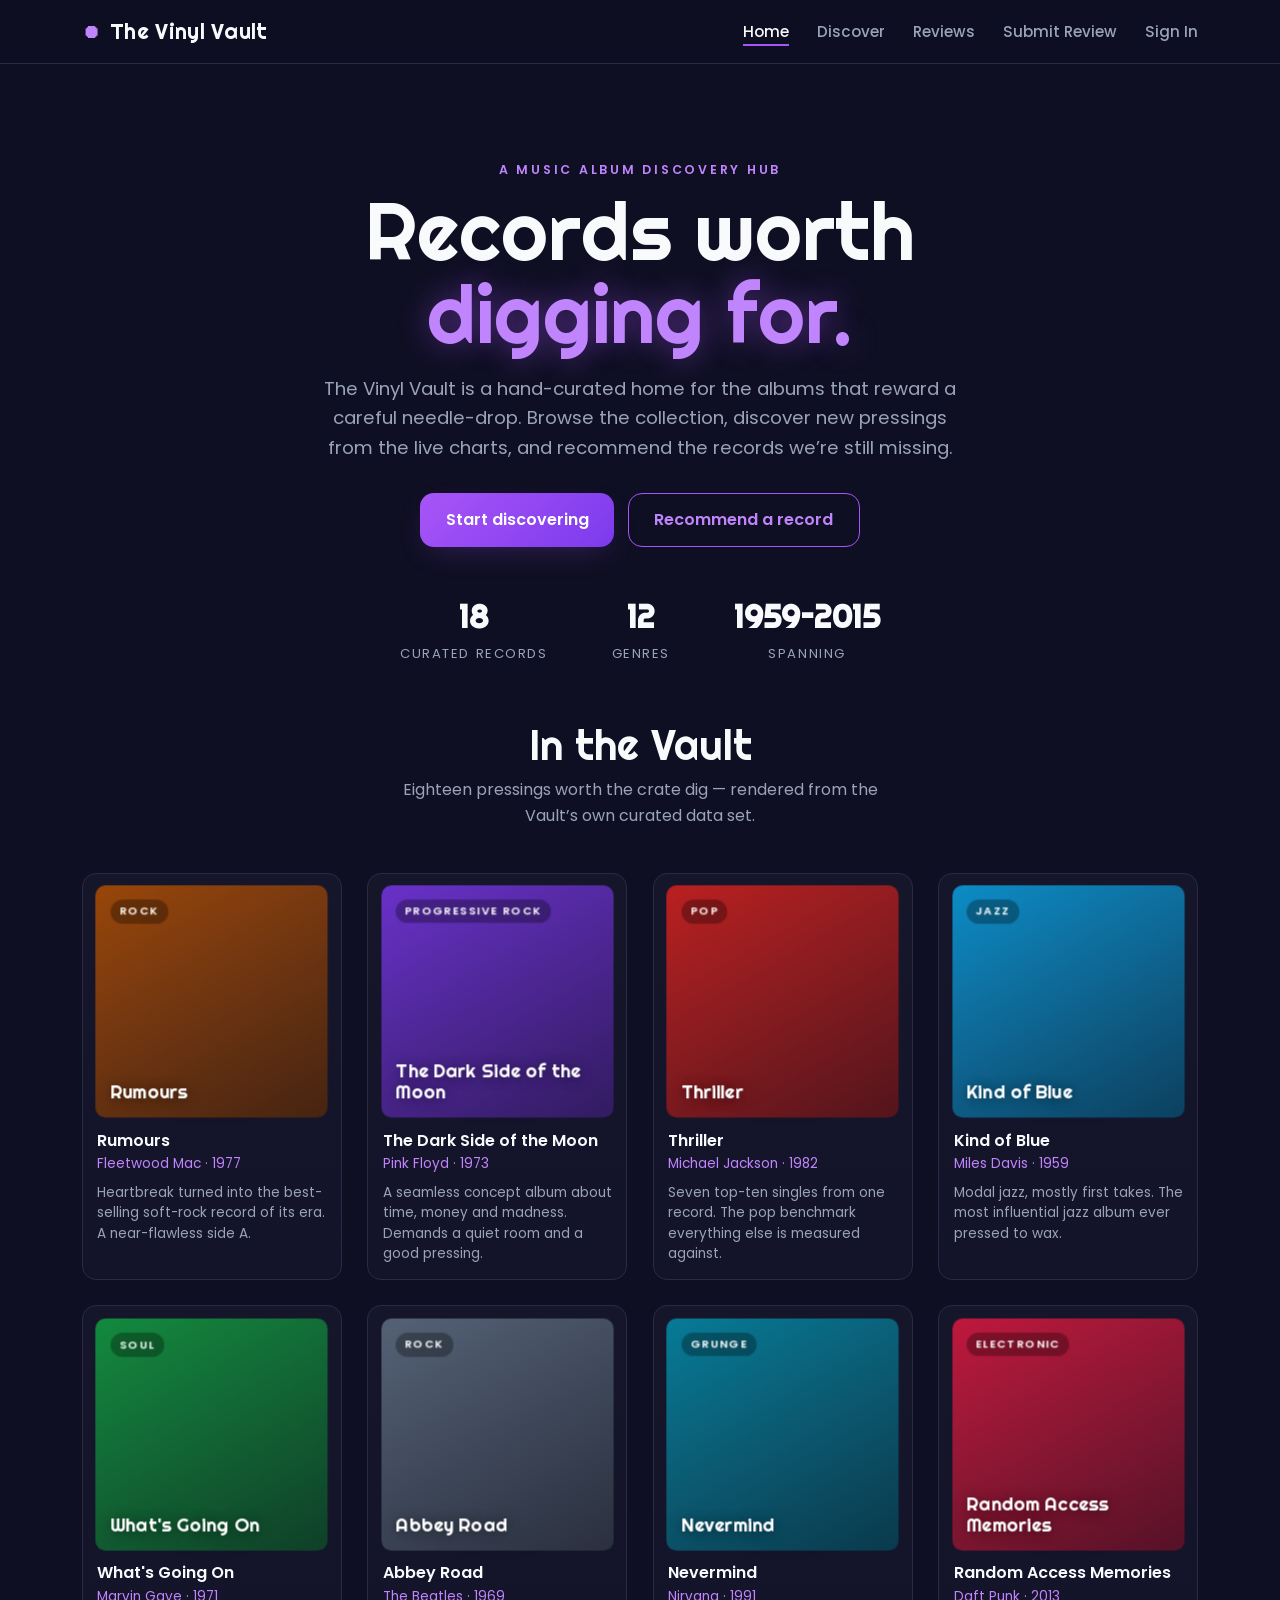
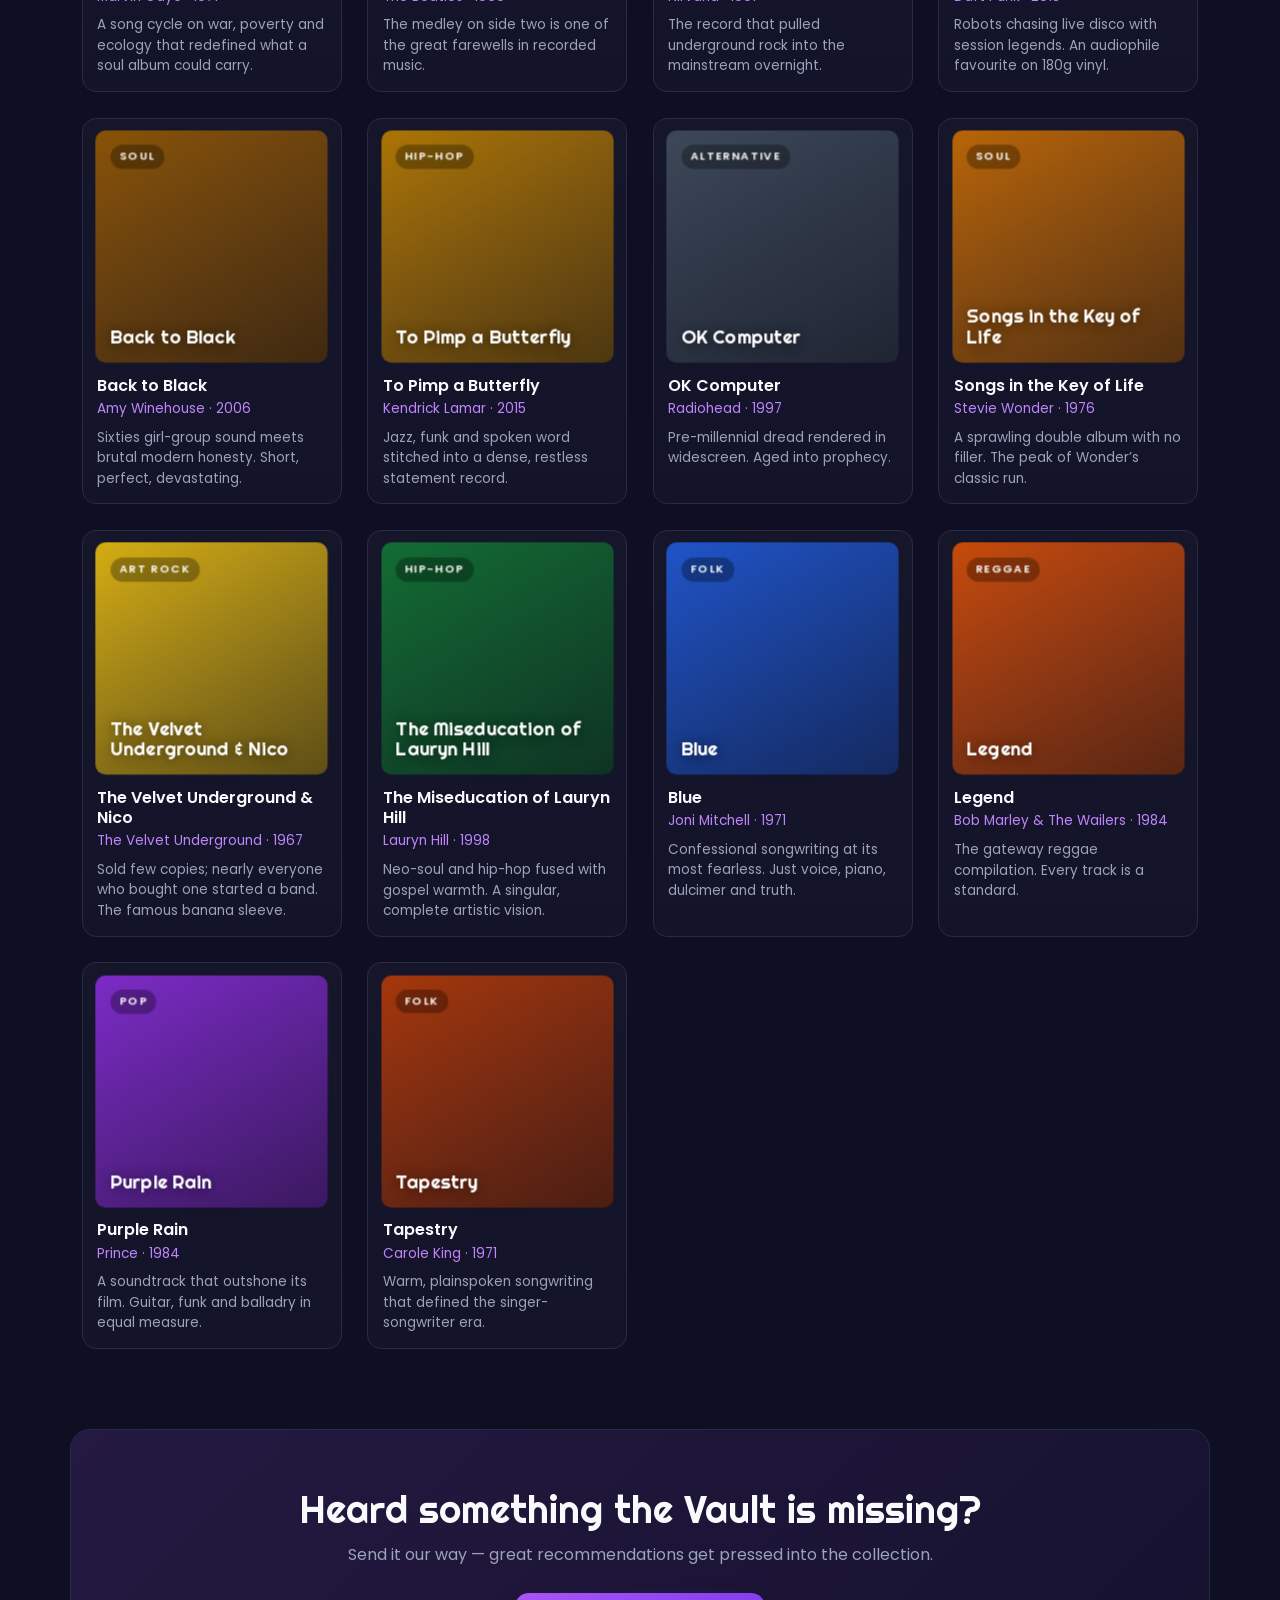
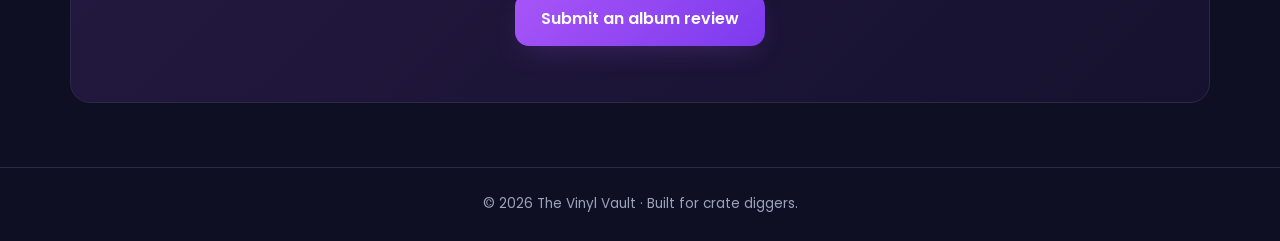
<file: index.html>
<!DOCTYPE html>
<html lang="en">
<head>
  <meta charset="UTF-8" />
  <meta name="viewport" content="width=device-width, initial-scale=1" />
  <title>The Vinyl Vault &mdash; A music album discovery hub</title>
  <meta name="description" content="The Vinyl Vault is a hand-curated home for records worth digging for — browse the collection, discover new pressings, and recommend your own." />

  <!-- Bootstrap 5 (layout/grid utilities only; all visual styling is hand-written CSS3) -->
  <link
    href="https://cdn.jsdelivr.net/npm/bootstrap@5.3.3/dist/css/bootstrap.min.css"
    rel="stylesheet"
    integrity="sha384-QWTKZyjpPEjISv5WaRU9OFeRpok6YctnYmDr5pNlyT2bRjXh0JMhjY6hW+ALEwIH"
    crossorigin="anonymous"
  />

  <!-- Google Fonts: Righteous (display) + Poppins (body) -->
  <link rel="preconnect" href="https://fonts.googleapis.com" />
  <link rel="preconnect" href="https://fonts.gstatic.com" crossorigin />
  <link
    href="https://fonts.googleapis.com/css2?family=Poppins:wght@300;400;500;600;700&family=Righteous&display=swap"
    rel="stylesheet"
  />

  <link rel="stylesheet" href="css/main.css" />
  <link rel="stylesheet" href="css/home.css" />
</head>
<body>
  <!-- Consistent site navigation (identical markup on every page) -->
  <header class="vault-nav">
    <nav class="container d-flex align-items-center justify-content-between" aria-label="Primary">
      <a class="vault-brand" href="index.html">
        <span class="vault-brand__mark" aria-hidden="true">&#9210;</span>
        The Vinyl&nbsp;Vault
      </a>
      <ul class="vault-nav__links">
        <li><a class="is-active" href="index.html" aria-current="page">Home</a></li>
        <li><a href="discover.html">Discover</a></li>
        <li><a href="reviews.html">Reviews</a></li>
        <li><a href="submit-review.html">Submit&nbsp;Review</a></li>
        <li><a href="login.html">Sign&nbsp;In</a></li>
      </ul>
    </nav>
  </header>

  <main>
    <!-- ============ HERO ============ -->
    <section class="home-hero" aria-labelledby="home-title">
      <div class="container">
        <p class="vault-eyebrow">A music album discovery hub</p>
        <h1 id="home-title" class="home-hero__title">
          Records worth<br /><span class="home-hero__accent">digging for.</span>
        </h1>
        <p class="home-hero__lead">
          The Vinyl Vault is a hand-curated home for the albums that reward a careful needle-drop.
          Browse the collection, discover new pressings from the live charts, and recommend the
          records we’re still missing.
        </p>
        <div class="home-hero__actions">
          <a class="vault-btn vault-btn--primary" href="discover.html">Start discovering</a>
          <a class="vault-btn vault-btn--ghost" href="submit-review.html">Recommend a record</a>
        </div>

        <ul class="home-stats" aria-label="Vault at a glance">
          <li><strong id="collection-count">18</strong><span>curated records</span></li>
          <li><strong id="genre-count">12</strong><span>genres</span></li>
          <li><strong>1959–2015</strong><span>spanning</span></li>
        </ul>
      </div>
    </section>

    <!-- ============ CURATED COLLECTION (own content) ============ -->
    <section class="home-collection" aria-labelledby="collection-title">
      <div class="container">
        <header class="section-head">
          <h2 id="collection-title" class="section-title">In the Vault</h2>
          <p class="section-sub">
            Eighteen pressings worth the crate dig — rendered from the Vault’s own curated data set.
          </p>
        </header>

        <!-- AlbumGallery (ES6 class) renders the cards into this grid. -->
        <div id="album-grid" class="album-grid">
          <!-- Fallback shown only if JavaScript is unavailable. -->
          <p class="album-grid__noscript">Enable JavaScript to browse the collection.</p>
        </div>
      </div>
    </section>

    <!-- ============ CLOSING CTA ============ -->
    <section class="home-cta" aria-labelledby="cta-title">
      <div class="container">
        <h2 id="cta-title" class="home-cta__title">Heard something the Vault is missing?</h2>
        <p class="home-cta__text">Send it our way — great recommendations get pressed into the collection.</p>
        <a class="vault-btn vault-btn--primary" href="submit-review.html">Submit an album review</a>
      </div>
    </section>
  </main>

  <footer class="vault-footer">
    <div class="container">
      <p>&copy; 2026 The Vinyl Vault &middot; Built for crate diggers.</p>
    </div>
  </footer>

  <!-- Curated data first, then the ES6 gallery class that renders it, then
       the optional ES6 tilt enhancer (cards still tilt in pure CSS without it). -->
  <script src="js/data/albums.js"></script>
  <script src="js/album-gallery.js"></script>
  <script src="js/card-tilt.js"></script>
</body>
</html>
</file>
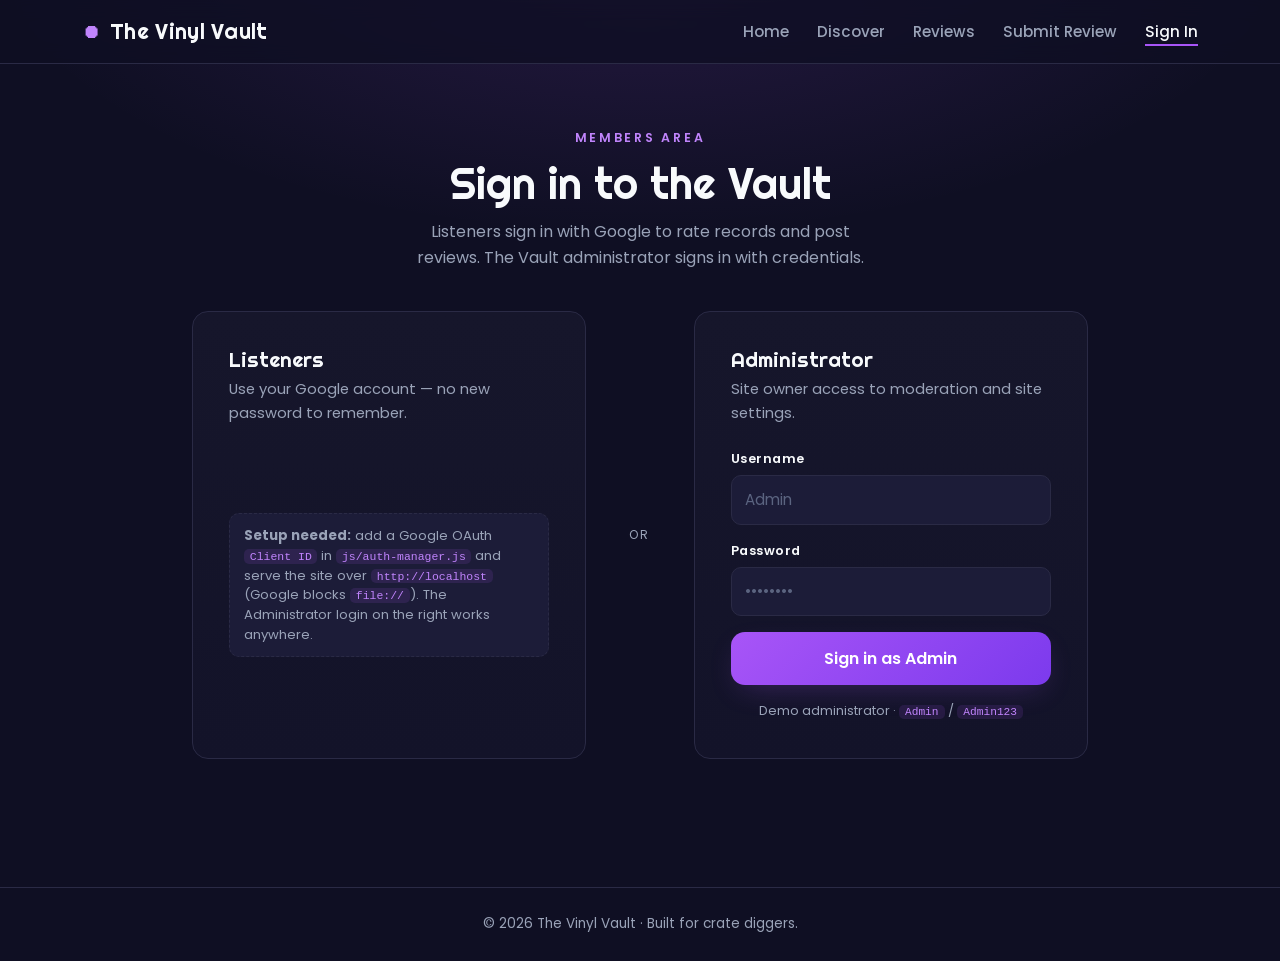
<file: admin.html>
<!DOCTYPE html>
<html lang="en">
<head>
  <meta charset="UTF-8" />
  <meta name="viewport" content="width=device-width, initial-scale=1" />
  <title>Admin Control Panel &mdash; The Vinyl Vault</title>
  <meta name="description" content="Administrator dashboard: moderate reviews and manage site settings." />

  <link
    href="https://cdn.jsdelivr.net/npm/bootstrap@5.3.3/dist/css/bootstrap.min.css"
    rel="stylesheet"
    integrity="sha384-QWTKZyjpPEjISv5WaRU9OFeRpok6YctnYmDr5pNlyT2bRjXh0JMhjY6hW+ALEwIH"
    crossorigin="anonymous"
  />

  <link rel="preconnect" href="https://fonts.googleapis.com" />
  <link rel="preconnect" href="https://fonts.gstatic.com" crossorigin />
  <link
    href="https://fonts.googleapis.com/css2?family=Poppins:wght@300;400;500;600;700&family=Righteous&display=swap"
    rel="stylesheet"
  />

  <link rel="stylesheet" href="css/main.css" />
  <link rel="stylesheet" href="css/stars.css" />
  <link rel="stylesheet" href="css/reviews.css" />
  <link rel="stylesheet" href="css/admin.css" />
</head>
<body>
  <header class="vault-nav">
    <nav class="container d-flex align-items-center justify-content-between" aria-label="Primary">
      <a class="vault-brand" href="index.html">
        <span class="vault-brand__mark" aria-hidden="true">&#9210;</span>
        The Vinyl&nbsp;Vault
      </a>
      <ul class="vault-nav__links">
        <li><a href="index.html">Home</a></li>
        <li><a href="discover.html">Discover</a></li>
        <li><a href="reviews.html">Reviews</a></li>
        <li><a href="submit-review.html">Submit&nbsp;Review</a></li>
        <li><a href="login.html">Sign&nbsp;In</a></li>
      </ul>
    </nav>
  </header>

  <main>
    <section class="container" aria-labelledby="admin-title">
      <div class="page-band">
        <div>
          <h1 id="admin-title" class="page-band__title">Admin Control Panel</h1>
          <p class="page-band__sub">Moderate community reviews and manage the site spotlight.</p>
        </div>
        <div class="page-who">
          <span>Signed in as <strong class="page-who__name">Admin</strong></span>
          <button type="button" class="vault-btn vault-btn--ghost" data-signout>Sign out</button>
        </div>
      </div>

      <!-- ===== Site management ===== -->
      <div class="admin-grid">
        <!-- Global announcement banner -->
        <section class="panel" aria-labelledby="announce-h">
          <h2 id="announce-h" class="panel__title">Announcement banner</h2>
          <p class="panel__hint">Shows instantly across the top of every page. Leave empty to hide it.</p>
          <form id="announce-form" novalidate>
            <label class="control-label" for="announce-input">Banner message</label>
            <input id="announce-input" type="text" maxlength="140"
                   placeholder="e.g. New arrivals just added to the Vault — free shipping this week!" />
            <div class="control-row">
              <button type="submit" class="vault-btn vault-btn--primary">Update banner</button>
              <button type="button" id="announce-clear" class="vault-btn vault-btn--ghost">Clear</button>
            </div>
            <p id="announce-status" class="panel-status" role="status" hidden></p>
          </form>
        </section>

        <!-- Album of the Week -->
        <section class="panel" aria-labelledby="aotw-h">
          <h2 id="aotw-h" class="panel__title">Album of the Week</h2>
          <p class="panel__hint">Spotlight one curated record at the top of the Reviews page.</p>

          <label class="control-label" for="aotw-select">Pick an album</label>
          <select id="aotw-select" aria-label="Album of the Week"></select>

          <label class="switch">
            <input type="checkbox" id="aotw-toggle" />
            <span class="switch__track" aria-hidden="true"></span>
            <span class="switch__label">Show spotlight</span>
          </label>

          <div id="aotw-preview" class="aotw aotw-preview" aria-label="Spotlight preview" hidden></div>
        </section>
      </div>

      <!-- ===== Review moderation ===== -->
      <div class="admin-reviews-head">
        <h2>All reviews</h2>
        <span class="count-pill"><span id="review-count">0</span> total</span>
      </div>
      <div id="admin-review-list" class="review-list" aria-live="polite"></div>
    </section>
  </main>

  <footer class="vault-footer">
    <div class="container">
      <p>&copy; 2026 The Vinyl Vault &middot; Built for crate diggers.</p>
    </div>
  </footer>

  <!-- Curated data (for the Album-of-the-Week picker), then the ES6 classes. -->
  <script src="js/data/albums.js"></script>
  <script src="js/auth-manager.js"></script>
  <script src="js/star-rating.js"></script>
  <script src="js/review-engine.js"></script>
  <script src="js/site-settings.js"></script>
  <script src="js/admin-page.js"></script>
</body>
</html>
</file>
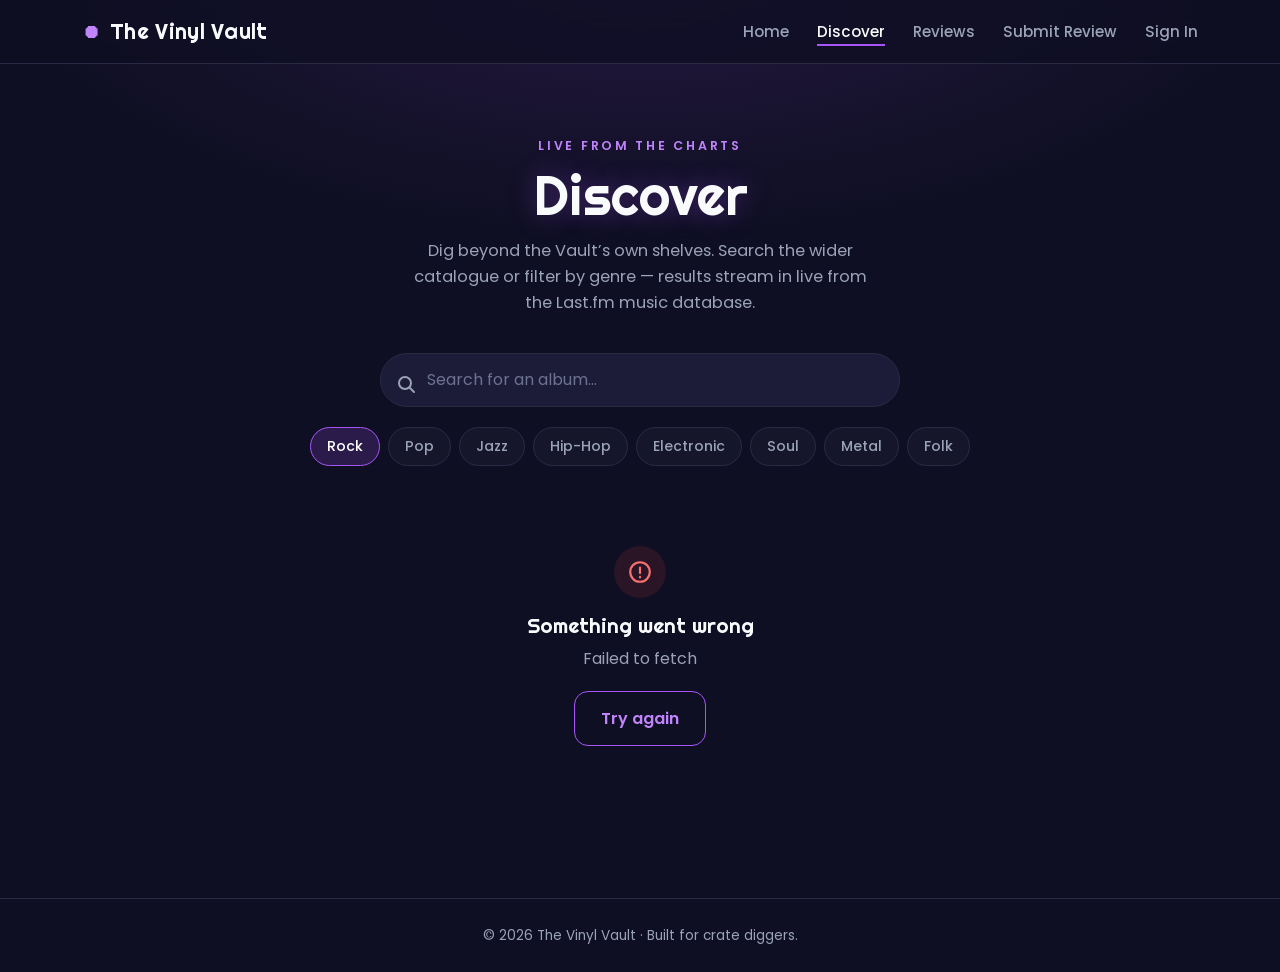
<file: discover.html>
<!DOCTYPE html>
<html lang="en">
<head>
  <meta charset="UTF-8" />
  <meta name="viewport" content="width=device-width, initial-scale=1" />
  <title>Discover &mdash; The Vinyl Vault</title>
  <meta name="description" content="Discover albums from across the music charts. Search by album or filter by genre, powered by the Last.fm API." />

  <!-- Bootstrap 5 (layout/grid utilities only; all visual styling is hand-written CSS3) -->
  <link
    href="https://cdn.jsdelivr.net/npm/bootstrap@5.3.3/dist/css/bootstrap.min.css"
    rel="stylesheet"
    integrity="sha384-QWTKZyjpPEjISv5WaRU9OFeRpok6YctnYmDr5pNlyT2bRjXh0JMhjY6hW+ALEwIH"
    crossorigin="anonymous"
  />

  <!-- Google Fonts: Righteous (display) + Poppins (body) -->
  <link rel="preconnect" href="https://fonts.googleapis.com" />
  <link rel="preconnect" href="https://fonts.gstatic.com" crossorigin />
  <link
    href="https://fonts.googleapis.com/css2?family=Poppins:wght@300;400;500;600;700&family=Righteous&display=swap"
    rel="stylesheet"
  />

  <link rel="stylesheet" href="css/main.css" />
  <link rel="stylesheet" href="css/discover.css" />
</head>
<body>
  <!-- Consistent site navigation (identical markup on every page) -->
  <header class="vault-nav">
    <nav class="container d-flex align-items-center justify-content-between" aria-label="Primary">
      <a class="vault-brand" href="index.html">
        <span class="vault-brand__mark" aria-hidden="true">&#9210;</span>
        The Vinyl&nbsp;Vault
      </a>
      <ul class="vault-nav__links">
        <li><a href="index.html">Home</a></li>
        <li><a class="is-active" href="discover.html" aria-current="page">Discover</a></li>
        <li><a href="reviews.html">Reviews</a></li>
        <li><a href="submit-review.html">Submit&nbsp;Review</a></li>
        <li><a href="login.html">Sign&nbsp;In</a></li>
      </ul>
    </nav>
  </header>

  <main class="container">
    <section class="vault-hero" aria-labelledby="discover-title">
      <p class="vault-eyebrow">Live from the charts</p>
      <h1 id="discover-title" class="vault-title">Discover</h1>
      <p class="vault-subtitle">
        Dig beyond the Vault’s own shelves. Search the wider catalogue or filter by genre —
        results stream in live from the Last.fm music database.
      </p>
    </section>

    <!-- ============ CONTROLS: search + genre filter ============ -->
    <section class="discover-controls" aria-label="Search and filter albums">
      <form class="discover-search" id="discover-search" role="search">
        <label class="visually-hidden-label" for="discover-query">Search albums</label>
        <span class="discover-search__icon" aria-hidden="true">
          <svg viewBox="0 0 20 20" fill="none" stroke="currentColor" stroke-width="2" stroke-linecap="round"><circle cx="9" cy="9" r="6"/><path d="M14 14l4 4"/></svg>
        </span>
        <input
          type="search"
          id="discover-query"
          class="discover-search__input"
          placeholder="Search for an album…"
          autocomplete="off"
        />
      </form>

      <!-- Genre chips populated/handled by the AlbumDiscovery class. -->
      <div class="discover-filters" id="discover-filters" role="group" aria-label="Filter by genre"></div>
    </section>

    <!-- ============ STATUS REGION (loading / error / empty) ============ -->
    <!-- aria-live so screen readers are told when results change. -->
    <div class="discover-status" id="discover-status" role="status" aria-live="polite"></div>

    <!-- ============ RESULTS ============ -->
    <section class="discover-results" id="discover-results" aria-label="Album results"></section>

    <div class="discover-more">
      <button type="button" class="vault-btn vault-btn--ghost" id="discover-more" hidden>Load more</button>
    </div>
  </main>

  <footer class="vault-footer">
    <div class="container">
      <p>&copy; 2026 The Vinyl Vault &middot; Built for crate diggers.</p>
    </div>
  </footer>

  <script src="js/discover.js"></script>
</body>
</html>
</file>
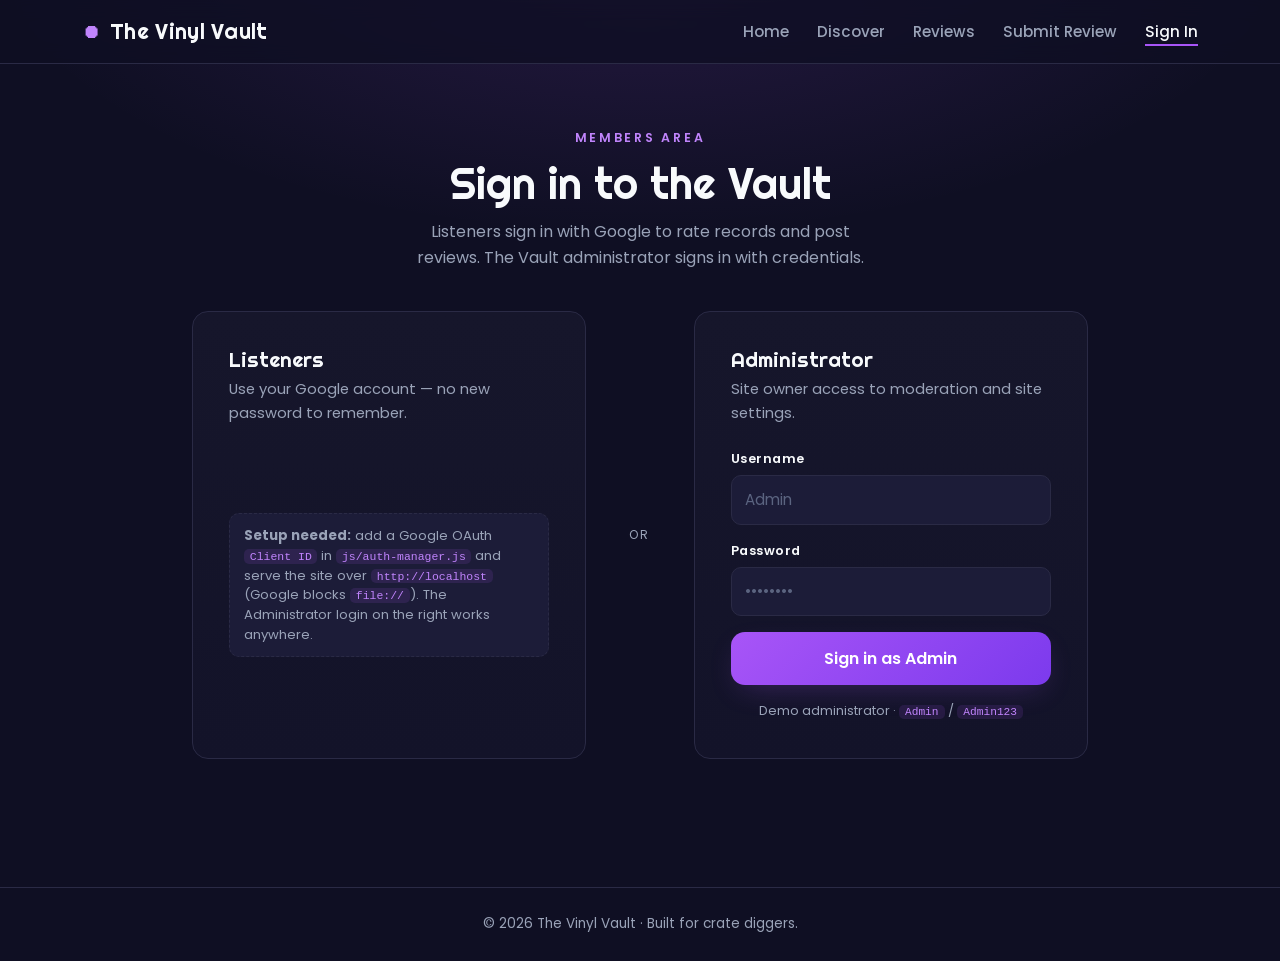
<file: login.html>
<!DOCTYPE html>
<html lang="en">
<head>
  <meta charset="UTF-8" />
  <meta name="viewport" content="width=device-width, initial-scale=1" />
  <title>Sign in &mdash; The Vinyl Vault</title>
  <meta name="description" content="Sign in to The Vinyl Vault to rate records and post reviews." />

  <!-- Bootstrap 5 (layout/grid only; visual styling is hand-written CSS3) -->
  <link
    href="https://cdn.jsdelivr.net/npm/bootstrap@5.3.3/dist/css/bootstrap.min.css"
    rel="stylesheet"
    integrity="sha384-QWTKZyjpPEjISv5WaRU9OFeRpok6YctnYmDr5pNlyT2bRjXh0JMhjY6hW+ALEwIH"
    crossorigin="anonymous"
  />

  <link rel="preconnect" href="https://fonts.googleapis.com" />
  <link rel="preconnect" href="https://fonts.gstatic.com" crossorigin />
  <link
    href="https://fonts.googleapis.com/css2?family=Poppins:wght@300;400;500;600;700&family=Righteous&display=swap"
    rel="stylesheet"
  />

  <link rel="stylesheet" href="css/main.css" />
  <link rel="stylesheet" href="css/auth.css" />

  <!-- Google Identity Services -->
  <script src="https://accounts.google.com/gsi/client" async></script>
</head>
<body>
  <header class="vault-nav">
    <nav class="container d-flex align-items-center justify-content-between" aria-label="Primary">
      <a class="vault-brand" href="index.html">
        <span class="vault-brand__mark" aria-hidden="true">&#9210;</span>
        The Vinyl&nbsp;Vault
      </a>
      <ul class="vault-nav__links">
        <li><a href="index.html">Home</a></li>
        <li><a href="discover.html">Discover</a></li>
        <li><a href="reviews.html">Reviews</a></li>
        <li><a href="submit-review.html">Submit&nbsp;Review</a></li>
        <li><a class="is-active" href="login.html" aria-current="page">Sign&nbsp;In</a></li>
      </ul>
    </nav>
  </header>

  <main>
    <section class="auth container" aria-labelledby="auth-title">
      <div class="auth-head">
        <p class="vault-eyebrow">Members area</p>
        <h1 id="auth-title" class="auth-head__title">Sign in to the Vault</h1>
        <p class="auth-head__sub">
          Listeners sign in with Google to rate records and post reviews.
          The Vault administrator signs in with credentials.
        </p>
      </div>

      <div class="row g-4 align-items-stretch justify-content-center">
        <!-- a) Google sign-in -->
        <div class="col-md-5">
          <div class="auth-card">
            <h2 class="auth-card__title">Listeners</h2>
            <p class="auth-card__sub">Use your Google account — no new password to remember.</p>
            <div id="google-btn" class="google-slot"></div>
            <p id="google-note" class="google-note" hidden>
              <strong>Setup needed:</strong> add a Google OAuth
              <code>Client ID</code> in <code>js/auth-manager.js</code> and serve the
              site over <code>http://localhost</code> (Google blocks <code>file://</code>).
              The Administrator login on the right works anywhere.
            </p>
          </div>
        </div>

        <!-- vertical "or" divider -->
        <div class="col-md-1 auth-or" aria-hidden="true"><span>or</span></div>

        <!-- b) Administrator credential form -->
        <div class="col-md-5">
          <div class="auth-card">
            <h2 class="auth-card__title">Administrator</h2>
            <p class="auth-card__sub">Site owner access to moderation and site settings.</p>

            <form id="admin-form" novalidate>
              <div class="auth-error" id="admin-error" role="alert" hidden></div>

              <div class="field">
                <label for="admin-user">Username</label>
                <input id="admin-user" name="admin-user" type="text"
                       autocomplete="username" placeholder="Admin" required />
              </div>
              <div class="field">
                <label for="admin-pass">Password</label>
                <input id="admin-pass" name="admin-pass" type="password"
                       autocomplete="current-password" placeholder="&bull;&bull;&bull;&bull;&bull;&bull;&bull;&bull;" required />
              </div>

              <button type="submit" class="vault-btn vault-btn--primary w-100">Sign in as Admin</button>
              <p class="auth-hint">Demo administrator &middot; <code>Admin</code> / <code>Admin123</code></p>
            </form>
          </div>
        </div>
      </div>
    </section>
  </main>

  <footer class="vault-footer">
    <div class="container">
      <p>&copy; 2026 The Vinyl Vault &middot; Built for crate diggers.</p>
    </div>
  </footer>

  <script src="js/auth-manager.js"></script>
  <script src="js/site-settings.js"></script>
  <script src="js/login-page.js"></script>
</body>
</html>
</file>
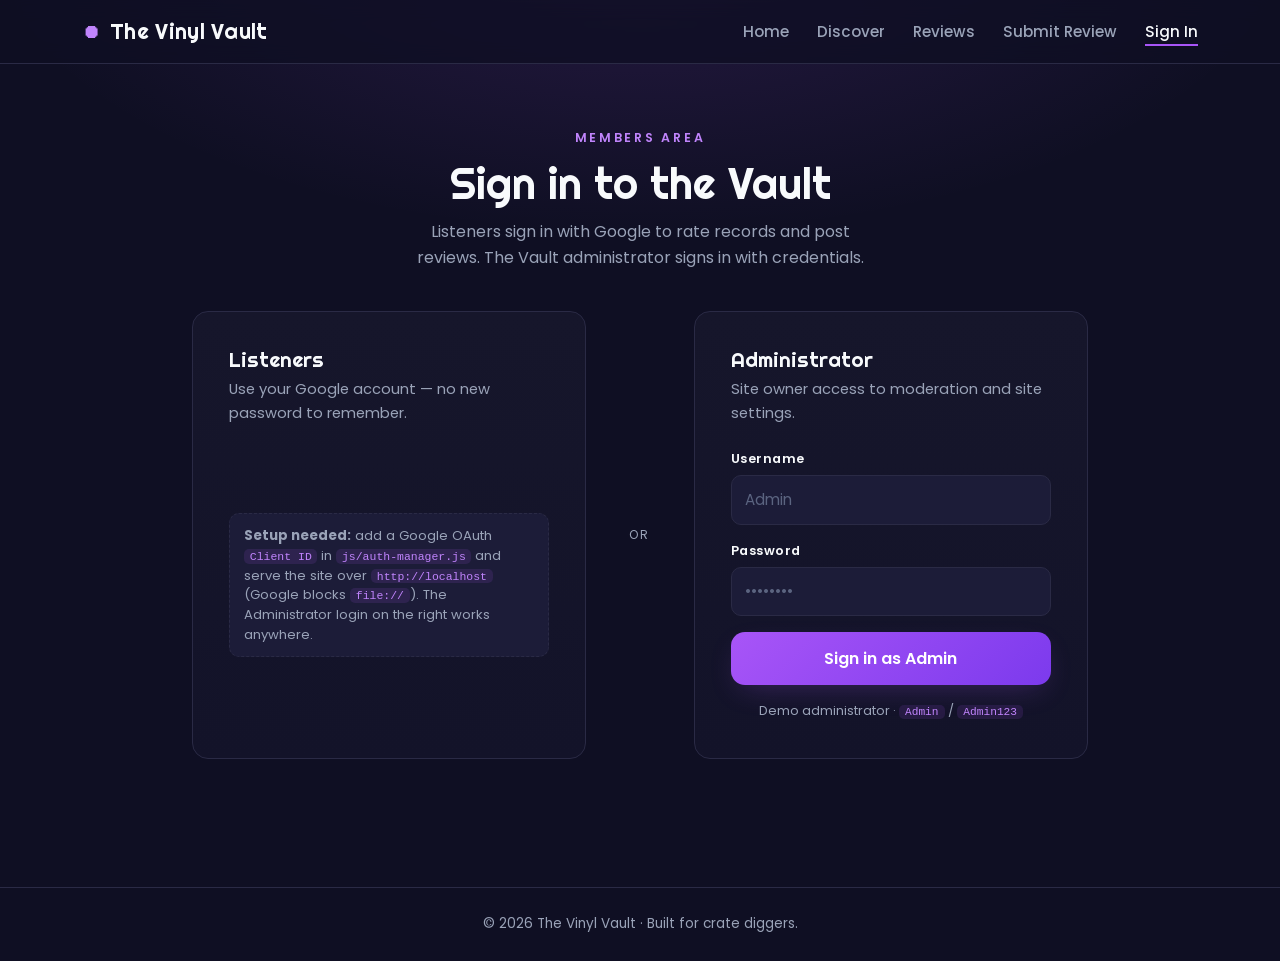
<file: reviews.html>
<!DOCTYPE html>
<html lang="en">
<head>
  <meta charset="UTF-8" />
  <meta name="viewport" content="width=device-width, initial-scale=1" />
  <title>Reviews &amp; Ratings &mdash; The Vinyl Vault</title>
  <meta name="description" content="Read the community's record reviews and post your own rating." />

  <link
    href="https://cdn.jsdelivr.net/npm/bootstrap@5.3.3/dist/css/bootstrap.min.css"
    rel="stylesheet"
    integrity="sha384-QWTKZyjpPEjISv5WaRU9OFeRpok6YctnYmDr5pNlyT2bRjXh0JMhjY6hW+ALEwIH"
    crossorigin="anonymous"
  />

  <link rel="preconnect" href="https://fonts.googleapis.com" />
  <link rel="preconnect" href="https://fonts.gstatic.com" crossorigin />
  <link
    href="https://fonts.googleapis.com/css2?family=Poppins:wght@300;400;500;600;700&family=Righteous&display=swap"
    rel="stylesheet"
  />

  <link rel="stylesheet" href="css/main.css" />
  <link rel="stylesheet" href="css/stars.css" />
  <link rel="stylesheet" href="css/reviews.css" />
</head>
<body>
  <header class="vault-nav">
    <nav class="container d-flex align-items-center justify-content-between" aria-label="Primary">
      <a class="vault-brand" href="index.html">
        <span class="vault-brand__mark" aria-hidden="true">&#9210;</span>
        The Vinyl&nbsp;Vault
      </a>
      <ul class="vault-nav__links">
        <li><a href="index.html">Home</a></li>
        <li><a href="discover.html">Discover</a></li>
        <li><a class="is-active" href="reviews.html" aria-current="page">Reviews</a></li>
        <li><a href="submit-review.html">Submit&nbsp;Review</a></li>
        <li><a href="login.html">Sign&nbsp;In</a></li>
      </ul>
    </nav>
  </header>

  <main>
    <section class="container" aria-labelledby="reviews-title">
      <!-- Greeting + sign out -->
      <div class="page-band">
        <div>
          <h1 id="reviews-title" class="page-band__title">Reviews &amp; Ratings</h1>
          <p class="page-band__sub">Read what the crate-diggers are saying — then add your own.</p>
        </div>
        <div class="page-who">
          <img id="who-avatar" class="page-who__avatar" alt="" hidden />
          <span>Signed in as <strong class="page-who__name" id="who-label">listener</strong></span>
          <button type="button" class="vault-btn vault-btn--ghost" data-signout>Sign out</button>
        </div>
      </div>

      <!-- Album of the Week spotlight (admin-toggled) -->
      <section id="aotw" class="aotw" aria-label="Album of the Week" hidden></section>

      <div class="row g-4">
        <!-- New review form -->
        <div class="col-lg-5">
          <form id="review-form" class="review-form review-form-card" novalidate>
            <h2>Post a review</h2>

            <span class="review-form__label" id="rating-label">Your rating</span>
            <div class="review-form__stars" id="star-input" aria-labelledby="rating-label"></div>
            <p class="review-form__error" id="rating-error" role="alert" hidden>Please pick a star rating.</p>

            <label class="review-form__label" for="review-text">Your review</label>
            <textarea id="review-text" name="review-text"
                      placeholder="What does this pressing sound like? Mastering, packaging, the standout track…"
                      required></textarea>

            <button type="submit" class="vault-btn vault-btn--primary w-100">Publish review</button>
          </form>
        </div>

        <!-- Review list -->
        <div class="col-lg-7">
          <div id="review-list" class="review-list" aria-live="polite"></div>
        </div>
      </div>
    </section>
  </main>

  <footer class="vault-footer">
    <div class="container">
      <p>&copy; 2026 The Vinyl Vault &middot; Built for crate diggers.</p>
    </div>
  </footer>

  <!-- Curated data (for the Album of the Week spotlight), then the ES6 classes. -->
  <script src="js/data/albums.js"></script>
  <script src="js/auth-manager.js"></script>
  <script src="js/star-rating.js"></script>
  <script src="js/review-engine.js"></script>
  <script src="js/site-settings.js"></script>
  <script src="js/reviews-page.js"></script>
</body>
</html>
</file>
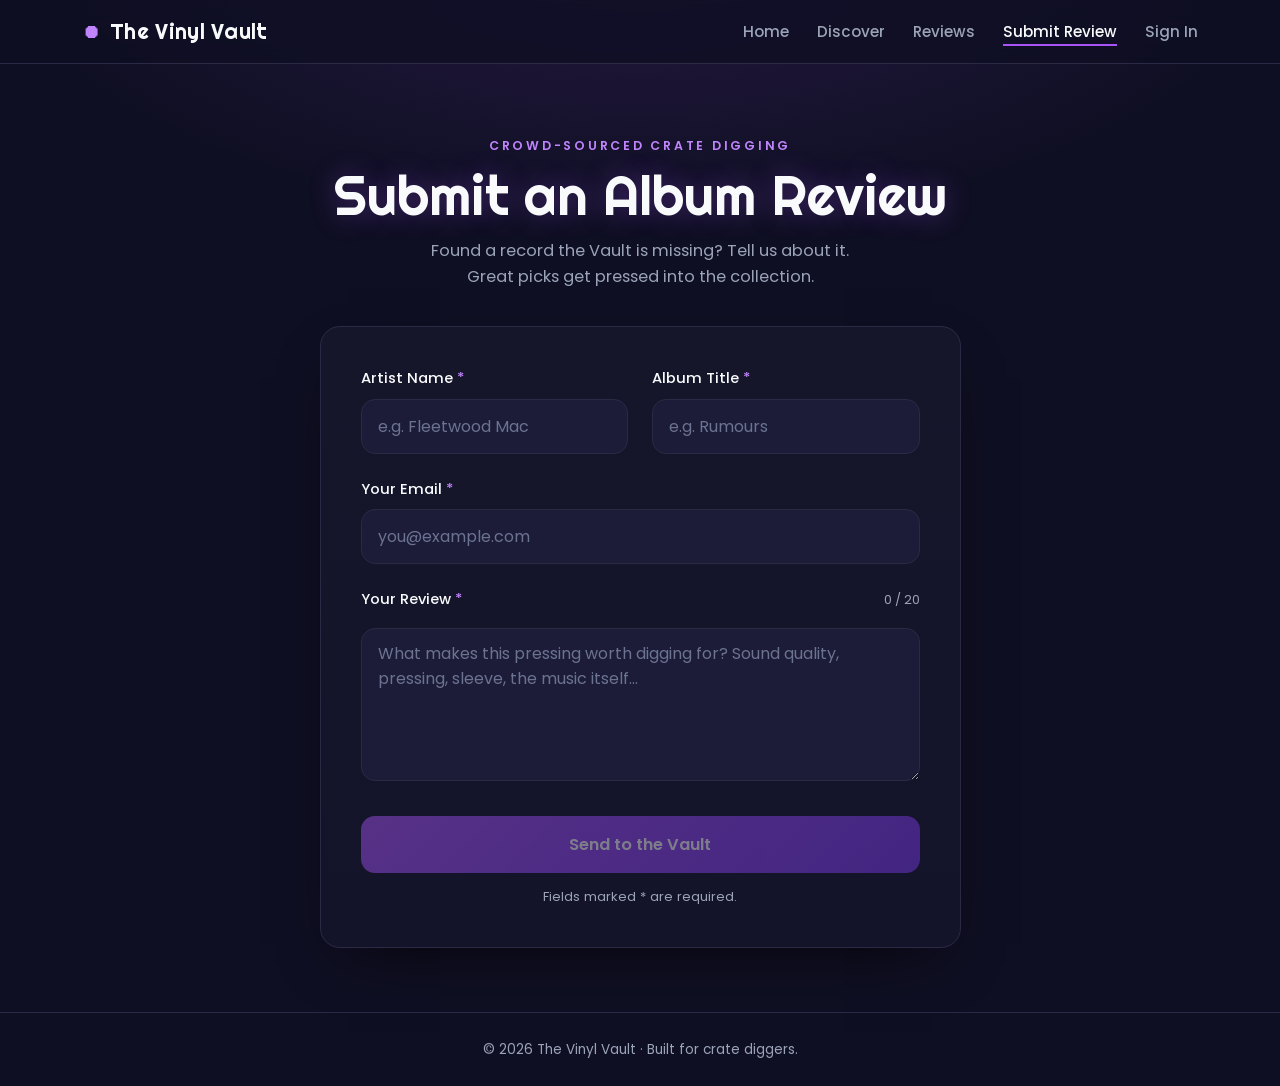
<file: submit-review.html>
<!DOCTYPE html>
<html lang="en">
<head>
  <meta charset="UTF-8" />
  <meta name="viewport" content="width=device-width, initial-scale=1" />
  <title>Submit an Album Review &mdash; The Vinyl Vault</title>
  <meta name="description" content="Recommend a vinyl record to be added to The Vinyl Vault. Share the artist, album, and your review." />

  <!-- Bootstrap 5 (layout/grid utilities only; all visual styling is hand-written CSS3) -->
  <link
    href="https://cdn.jsdelivr.net/npm/bootstrap@5.3.3/dist/css/bootstrap.min.css"
    rel="stylesheet"
    integrity="sha384-QWTKZyjpPEjISv5WaRU9OFeRpok6YctnYmDr5pNlyT2bRjXh0JMhjY6hW+ALEwIH"
    crossorigin="anonymous"
  />

  <!-- Google Fonts: Righteous (display) + Poppins (body) -->
  <link rel="preconnect" href="https://fonts.googleapis.com" />
  <link rel="preconnect" href="https://fonts.gstatic.com" crossorigin />
  <link
    href="https://fonts.googleapis.com/css2?family=Poppins:wght@300;400;500;600;700&family=Righteous&display=swap"
    rel="stylesheet"
  />

  <!-- Hand-written styles: shared design system first, then page-specific -->
  <link rel="stylesheet" href="css/main.css" />
  <link rel="stylesheet" href="css/submit-review.css" />
</head>
<body>
  <!-- =========================================================
       CONSISTENT SITE NAVIGATION (shown on every page)
       Kept simple and always-visible so it needs no extra JS
       (the project rule is "all JS lives in ES6 classes").
       ========================================================= -->
  <header class="vault-nav">
    <nav class="container d-flex align-items-center justify-content-between" aria-label="Primary">
      <a class="vault-brand" href="index.html">
        <span class="vault-brand__mark" aria-hidden="true">&#9210;</span>
        The Vinyl&nbsp;Vault
      </a>
      <ul class="vault-nav__links">
        <li><a href="index.html">Home</a></li>
        <li><a href="discover.html">Discover</a></li>
        <li><a href="reviews.html">Reviews</a></li>
        <li><a class="is-active" href="submit-review.html" aria-current="page">Submit&nbsp;Review</a></li>
        <li><a href="login.html">Sign&nbsp;In</a></li>
      </ul>
    </nav>
  </header>

  <main class="container">
    <!-- =========================================================
         CUSTOM UI REQUIREMENT (assigned front-end feature):
         "Add a contact form with styled inputs and real-time
         validation."

         How it is implemented:
         - Inputs are styled entirely by hand (focus GLOW, VALID
           green accent, INVALID red border + inline message).
         - Validation runs in real time and is driven by a single
           ES6 class, FormValidator (see js/form-validator.js).
           Each keystroke (after a field is first touched) re-checks
           the field, renders an accessible error below it, and
           toggles the submit button's disabled state.
         ========================================================= -->
    <section class="vault-hero" aria-labelledby="page-title">
      <p class="vault-eyebrow">Crowd-sourced crate digging</p>
      <h1 id="page-title" class="vault-title">Submit an Album Review</h1>
      <p class="vault-subtitle">
        Found a record the Vault is missing? Tell us about it. Great picks get pressed
        into the collection.
      </p>
    </section>

    <div class="row justify-content-center">
      <div class="col-12 col-lg-8 col-xl-7">
        <!-- The form card. novalidate disables the browser's native bubbles
             so our custom, accessible validation UI is the single source of truth. -->
        <form id="review-form" class="vault-card" novalidate>
          <div class="row g-4">
            <!-- Artist Name (required) -->
            <div class="col-12 col-md-6">
              <div class="vault-field" data-field="artist">
                <label class="vault-label" for="artist">
                  Artist Name <span class="vault-req" aria-hidden="true">*</span>
                </label>
                <div class="vault-input-wrap">
                  <input
                    class="vault-input"
                    type="text"
                    id="artist"
                    name="artist"
                    placeholder="e.g. Fleetwood Mac"
                    autocomplete="off"
                    required
                    aria-required="true"
                    aria-describedby="artist-error"
                  />
                  <span class="vault-status-icon" aria-hidden="true">
                    <svg class="icon-valid" viewBox="0 0 20 20" fill="none" stroke="currentColor" stroke-width="2.4" stroke-linecap="round" stroke-linejoin="round"><path d="M4 10.5l4 4 8-9"/></svg>
                    <svg class="icon-invalid" viewBox="0 0 20 20" fill="none" stroke="currentColor" stroke-width="2.4" stroke-linecap="round" stroke-linejoin="round"><path d="M5 5l10 10M15 5L5 15"/></svg>
                  </span>
                </div>
                <!-- grid-rows wrapper enables a smooth height animation for the error -->
                <div class="vault-error-wrap">
                  <p class="vault-error" id="artist-error" role="alert"></p>
                </div>
              </div>
            </div>

            <!-- Album Title (required) -->
            <div class="col-12 col-md-6">
              <div class="vault-field" data-field="album">
                <label class="vault-label" for="album">
                  Album Title <span class="vault-req" aria-hidden="true">*</span>
                </label>
                <div class="vault-input-wrap">
                  <input
                    class="vault-input"
                    type="text"
                    id="album"
                    name="album"
                    placeholder="e.g. Rumours"
                    autocomplete="off"
                    required
                    aria-required="true"
                    aria-describedby="album-error"
                  />
                  <span class="vault-status-icon" aria-hidden="true">
                    <svg class="icon-valid" viewBox="0 0 20 20" fill="none" stroke="currentColor" stroke-width="2.4" stroke-linecap="round" stroke-linejoin="round"><path d="M4 10.5l4 4 8-9"/></svg>
                    <svg class="icon-invalid" viewBox="0 0 20 20" fill="none" stroke="currentColor" stroke-width="2.4" stroke-linecap="round" stroke-linejoin="round"><path d="M5 5l10 10M15 5L5 15"/></svg>
                  </span>
                </div>
                <div class="vault-error-wrap">
                  <p class="vault-error" id="album-error" role="alert"></p>
                </div>
              </div>
            </div>

            <!-- Email (required, must be a valid email format) -->
            <div class="col-12">
              <div class="vault-field" data-field="email">
                <label class="vault-label" for="email">
                  Your Email <span class="vault-req" aria-hidden="true">*</span>
                </label>
                <div class="vault-input-wrap">
                  <input
                    class="vault-input"
                    type="email"
                    id="email"
                    name="email"
                    placeholder="you@example.com"
                    autocomplete="email"
                    inputmode="email"
                    required
                    aria-required="true"
                    aria-describedby="email-error"
                  />
                  <span class="vault-status-icon" aria-hidden="true">
                    <svg class="icon-valid" viewBox="0 0 20 20" fill="none" stroke="currentColor" stroke-width="2.4" stroke-linecap="round" stroke-linejoin="round"><path d="M4 10.5l4 4 8-9"/></svg>
                    <svg class="icon-invalid" viewBox="0 0 20 20" fill="none" stroke="currentColor" stroke-width="2.4" stroke-linecap="round" stroke-linejoin="round"><path d="M5 5l10 10M15 5L5 15"/></svg>
                  </span>
                </div>
                <div class="vault-error-wrap">
                  <p class="vault-error" id="email-error" role="alert"></p>
                </div>
              </div>
            </div>

            <!-- Review Content (required, minimum 20 characters) -->
            <div class="col-12">
              <div class="vault-field" data-field="review">
                <div class="vault-label-row">
                  <label class="vault-label" for="review">
                    Your Review <span class="vault-req" aria-hidden="true">*</span>
                  </label>
                  <!-- Live character counter; aria-hidden because the error text
                       already communicates the requirement to screen readers. -->
                  <span class="vault-counter" id="review-counter" aria-hidden="true">0 / 20</span>
                </div>
                <div class="vault-input-wrap">
                  <textarea
                    class="vault-input vault-textarea"
                    id="review"
                    name="review"
                    rows="5"
                    placeholder="What makes this pressing worth digging for? Sound quality, pressing, sleeve, the music itself&hellip;"
                    required
                    aria-required="true"
                    aria-describedby="review-error review-counter"
                  ></textarea>
                </div>
                <div class="vault-error-wrap">
                  <p class="vault-error" id="review-error" role="alert"></p>
                </div>
              </div>
            </div>
          </div>

          <button type="submit" class="vault-submit" id="review-submit">
            <span class="vault-submit__label">Send to the Vault</span>
          </button>
          <p class="vault-formhint">Fields marked <span aria-hidden="true">*</span> are required.</p>
        </form>

        <!-- Mock success state. Hidden until a valid submission occurs, then
             the form is hidden and this card is revealed with a soft entrance. -->
        <div class="vault-success" id="review-success" hidden aria-hidden="true" role="status" aria-live="polite">
          <div class="vault-success__icon" aria-hidden="true">
            <svg viewBox="0 0 24 24" fill="none" stroke="currentColor" stroke-width="2.2" stroke-linecap="round" stroke-linejoin="round"><path d="M4 12.5l5 5 11-12"/></svg>
          </div>
          <h2 class="vault-success__title">Thank you for your submission!</h2>
          <p class="vault-success__text">
            Your recommendation is in the queue. Our crate diggers will give it a spin &mdash;
            keep an eye on the Vault.
          </p>
          <button type="button" class="vault-success__again" id="review-again">Submit another record</button>
        </div>
      </div>
    </div>
  </main>

  <footer class="vault-footer">
    <div class="container">
      <p>&copy; 2026 The Vinyl Vault &middot; Built for crate diggers.</p>
    </div>
  </footer>

  <!-- All page logic lives in a single ES6 class (no jQuery, no legacy syntax). -->
  <script src="js/form-validator.js"></script>
</body>
</html>
</file>
<file: css/main.css>
/* =============================================================
   The Vinyl Vault — main.css
   Shared design system used on EVERY page: design tokens, base
   styles, the consistent navbar, hero primitives, buttons, and
   the footer. Page-specific styles live in their own files.

   Aesthetic: dark "OLED" music theme — deep indigo-blacks with a
   vibrant electric-purple neon accent.
   ============================================================= */

/* ---------- Design tokens ---------- */
:root {
  /* Surfaces */
  --bg:            #0f0f23;   /* page background (deep indigo-black) */
  --surface:       #16162b;   /* card background */
  --surface-2:     #1c1c38;   /* inputs / raised */
  --border:        #2a2a45;   /* default borders/dividers */

  /* Text */
  --text:          #f8fafc;   /* primary text */
  --text-muted:    #9aa3b8;   /* secondary text (>= 4.5:1 on --bg) */

  /* Accent (electric purple) + semantic state colors */
  --accent:        #a855f7;
  --accent-bright: #c084fc;
  --accent-glow:   rgba(168, 85, 247, 0.28);

  --valid:         #22c55e;
  --valid-text:    #4ade80;
  --invalid:       #ef4444;
  --invalid-text:  #f87171;

  /* Motion — strong custom easing reads as more intentional than
     the built-in CSS curves. */
  --ease-out: cubic-bezier(0.23, 1, 0.32, 1);
  --speed:    180ms;

  --radius:   14px;
}

/* ---------- Base ---------- */
* { box-sizing: border-box; }

body {
  margin: 0;
  min-height: 100dvh;
  display: flex;
  flex-direction: column;
  background:
    radial-gradient(1100px 520px at 50% -8%, rgba(168, 85, 247, 0.16), transparent 60%),
    var(--bg);
  color: var(--text);
  font-family: "Poppins", system-ui, -apple-system, "Segoe UI", sans-serif;
  line-height: 1.6;
  -webkit-font-smoothing: antialiased;
}

main { flex: 1 0 auto; padding-bottom: 4rem; }

a { color: var(--accent-bright); }

/* ---------- Navigation (consistent across all pages) ---------- */
.vault-nav {
  position: sticky;
  top: 0;
  z-index: 100;
  padding: 0.9rem 0;
  background: rgba(15, 15, 35, 0.78);
  backdrop-filter: blur(10px);
  border-bottom: 1px solid var(--border);
}

.vault-brand {
  display: inline-flex;
  align-items: center;
  gap: 0.55rem;
  font-family: "Righteous", system-ui, sans-serif;
  font-size: 1.35rem;
  color: var(--text);
  text-decoration: none;
  letter-spacing: 0.3px;
}
.vault-brand__mark { color: var(--accent-bright); font-size: 1.2rem; }

.vault-nav__links {
  display: flex;
  flex-wrap: wrap;
  gap: clamp(0.75rem, 3vw, 1.75rem);
  margin: 0;
  padding: 0;
  list-style: none;
}
.vault-nav__links a {
  color: var(--text-muted);
  text-decoration: none;
  font-weight: 500;
  font-size: 0.95rem;
  padding-bottom: 2px;
  border-bottom: 2px solid transparent;
  transition: color var(--speed) var(--ease-out),
              border-color var(--speed) var(--ease-out);
}
.vault-nav__links a.is-active { color: var(--text); border-bottom-color: var(--accent); }
@media (hover: hover) and (pointer: fine) {
  .vault-nav__links a:hover { color: var(--text); }
}

/* ---------- Hero primitives (shared) ---------- */
.vault-hero { text-align: center; padding: clamp(2.5rem, 7vw, 4.5rem) 0 2.25rem; }
.vault-eyebrow {
  text-transform: uppercase;
  letter-spacing: 0.22em;
  font-size: 0.78rem;
  font-weight: 600;
  color: var(--accent-bright);
  margin: 0 0 0.6rem;
}
.vault-title {
  font-family: "Righteous", system-ui, sans-serif;
  font-size: clamp(2.1rem, 6vw, 3.4rem);
  line-height: 1.08;
  margin: 0 0 0.85rem;
  text-shadow: 0 0 26px rgba(168, 85, 247, 0.35); /* subtle neon glow */
}
.vault-subtitle {
  max-width: 46ch;
  margin: 0 auto;
  color: var(--text-muted);
  font-size: 1.02rem;
}

/* ---------- Shared buttons ---------- */
.vault-btn {
  display: inline-flex;
  align-items: center;
  justify-content: center;
  gap: 0.5rem;
  border: none;
  border-radius: var(--radius);
  padding: 0.85rem 1.6rem;
  font-family: inherit;
  font-weight: 600;
  font-size: 1rem;
  cursor: pointer;
  text-decoration: none;
  transition: transform 140ms var(--ease-out),
              box-shadow var(--speed) var(--ease-out),
              background-color var(--speed) var(--ease-out),
              opacity var(--speed) var(--ease-out);
}
.vault-btn:active:not(:disabled) { transform: scale(0.98); } /* press feedback */
.vault-btn:focus-visible {
  outline: none;
  box-shadow: 0 0 0 3px var(--bg), 0 0 0 5px var(--accent-bright);
}

.vault-btn--primary {
  background: linear-gradient(135deg, var(--accent), #7c3aed);
  color: #fff;
  box-shadow: 0 10px 30px -10px var(--accent-glow);
}
.vault-btn--ghost {
  background: transparent;
  color: var(--accent-bright);
  border: 1.5px solid var(--accent);
}
@media (hover: hover) and (pointer: fine) {
  .vault-btn--primary:hover {
    box-shadow: 0 14px 34px -8px var(--accent-glow), 0 0 22px rgba(168, 85, 247, 0.35);
  }
  .vault-btn--ghost:hover { background: rgba(168, 85, 247, 0.12); }
}

/* ---------- Global announcement banner (admin-controlled) ----------
   Injected at the very top of <body> by SiteSettings on every page that
   mounts it; collapses when the admin clears the message. */
.vault-announce {
  position: relative;
  z-index: 200;
  text-align: center;
  padding: 0.55rem 1.25rem;
  font-size: 0.9rem;
  font-weight: 500;
  color: #fff;
  letter-spacing: 0.01em;
  background: linear-gradient(135deg, var(--accent), #7c3aed);
  box-shadow: 0 6px 18px -10px var(--accent-glow);
}
.vault-announce::before { content: "📣 "; }
.vault-announce.is-empty { display: none; }

/* ---------- Footer ---------- */
.vault-footer {
  flex-shrink: 0;
  padding: 1.6rem 0;
  border-top: 1px solid var(--border);
  text-align: center;
}
.vault-footer p { margin: 0; color: var(--text-muted); font-size: 0.85rem; }

/* ---------- Responsive shared ---------- */
@media (max-width: 575.98px) {
  .vault-nav nav { flex-direction: column; gap: 0.6rem; }
  .vault-hero { padding-top: 2rem; }
}

/* ---------- Reduced motion (global) ---------- */
@media (prefers-reduced-motion: reduce) {
  * {
    transition-duration: 0.01ms !important;
    animation-duration: 0.01ms !important;
  }
}
</file>
<file: css/home.css>
/* =============================================================
   The Vinyl Vault — Home page (page-specific)
   Requires css/main.css. Styles the hero, the stats strip, the
   curated album-card grid (hand-drawn CSS sleeve art + hover),
   and the closing call-to-action.
   ============================================================= */

/* ---------- Hero ---------- */
.home-hero { padding: clamp(3rem, 9vw, 6rem) 0 clamp(2rem, 5vw, 3.5rem); text-align: center; }
.home-hero__title {
  font-family: "Righteous", system-ui, sans-serif;
  font-size: clamp(2.6rem, 9vw, 5rem);
  line-height: 1.04;
  margin: 0.4rem 0 1.1rem;
}
.home-hero__accent {
  color: var(--accent-bright);
  text-shadow: 0 0 30px rgba(168, 85, 247, 0.45);
}
.home-hero__lead {
  max-width: 60ch;
  margin: 0 auto;
  color: var(--text-muted);
  font-size: clamp(1rem, 2.4vw, 1.15rem);
}
.home-hero__actions {
  display: flex;
  flex-wrap: wrap;
  gap: 0.85rem;
  justify-content: center;
  margin-top: 1.9rem;
}

/* Stats strip */
.home-stats {
  display: flex;
  flex-wrap: wrap;
  justify-content: center;
  gap: clamp(1.5rem, 6vw, 4rem);
  list-style: none;
  margin: 2.75rem 0 0;
  padding: 0;
}
.home-stats li { display: flex; flex-direction: column; align-items: center; }
.home-stats strong {
  font-family: "Righteous", system-ui, sans-serif;
  font-size: clamp(1.5rem, 4vw, 2rem);
  color: var(--text);
}
.home-stats span {
  font-size: 0.82rem;
  text-transform: uppercase;
  letter-spacing: 0.12em;
  color: var(--text-muted);
}

/* ---------- Section heading ---------- */
.section-head { text-align: center; margin-bottom: clamp(1.75rem, 5vw, 2.75rem); }
.section-title {
  font-family: "Righteous", system-ui, sans-serif;
  font-size: clamp(1.8rem, 5vw, 2.6rem);
  margin: 0 0 0.5rem;
}
.section-sub { color: var(--text-muted); max-width: 52ch; margin: 0 auto; }

/* ---------- Album grid (responsive card grid w/ hover) ---------- */
.album-grid {
  display: grid;
  grid-template-columns: repeat(auto-fill, minmax(230px, 1fr));
  gap: clamp(1rem, 2.5vw, 1.6rem);
}
.album-grid__noscript { grid-column: 1 / -1; text-align: center; color: var(--text-muted); }

.album-card {
  position: relative;            /* lets the hovered card lift above its neighbours */
  background: linear-gradient(180deg, var(--surface), #131329);
  border: 1px solid var(--border);
  border-radius: var(--radius);
  padding: 0.9rem;
  cursor: pointer;
  /* Establish the 3D viewing frustum for the tilting inner plane.
     Larger = a gentler, more expensive-looking perspective. */
  perspective: 1000px;
  /* Animate only the cheap, compositor-friendly properties on the shell
     itself — the transform lives on .album-card__inner below. */
  transition: box-shadow var(--speed) var(--ease-out),
              border-color var(--speed) var(--ease-out);
}
.album-card:focus-visible {
  outline: none;
  border-color: var(--accent);
  box-shadow: 0 0 0 3px var(--accent-glow);
}

/* The single plane that actually tilts. Keeping the rotation on a child
   (not the card) means the border/shadow stay crisp and flat while the
   artwork leans toward the cursor. */
.album-card__inner {
  position: relative;
  border-radius: inherit;
  /* --tilt-x / --tilt-y are written live by js/card-tilt.js on hover; with
     JS off they stay 0 and the :hover rule supplies a fixed lean, so the
     effect degrades gracefully to pure hand-written CSS3. */
  transform: translateY(0)
             rotateX(var(--tilt-x, 0deg))
             rotateY(var(--tilt-y, 0deg));
  transform-style: preserve-3d;   /* carry child depth (disc/sleeve) through the tilt */
  backface-visibility: hidden;    /* skip painting the unseen back face */
  transition: transform var(--speed) var(--ease-out);
}

/* ---------- Hand-drawn CSS sleeve + vinyl disc ---------- */
.album-art {
  position: relative;
  aspect-ratio: 1 / 1;
  margin-bottom: 0.85rem;
  border-radius: calc(var(--radius) - 4px);
  /* No overflow:hidden — the record needs to emerge past the sleeve. The
     sleeve, sized identically, supplies the rounded clip at rest instead. */
  transform-style: preserve-3d;   /* sleeve and disc sit at different depths */
}

/* The vinyl record — tucked centred behind the sleeve at rest, fully hidden. */
.album-disc {
  position: absolute;
  top: 50%;
  left: 50%;
  width: 82%;
  aspect-ratio: 1 / 1;
  border-radius: 50%;
  /* centred, nudged a hair behind the sleeve plane in 3D space */
  transform: translate3d(-50%, -50%, -2px) rotate(0deg);
  background:
    radial-gradient(circle at center, var(--card-accent) 0 14%, #0b0b16 14.5% 18%, #15151f 18.5% 100%);
  box-shadow: inset 0 0 0 1px rgba(255, 255, 255, 0.04),
              0 12px 24px -10px rgba(0, 0, 0, 0.85);
  backface-visibility: hidden;
  /* slower + springier than the tilt so the record reads as "pulling out" */
  transition: transform 460ms var(--ease-out);
}
/* faint groove rings on the disc */
.album-disc::after {
  content: "";
  position: absolute;
  inset: 12%;
  border-radius: 50%;
  background: repeating-radial-gradient(circle at center, transparent 0 2px, rgba(0,0,0,0.45) 2px 3px);
  opacity: 0.5;
}

/* The coloured cover sleeve in front of the record */
.album-sleeve {
  position: absolute;
  inset: 0;
  z-index: 1;
  transform: translateZ(14px);    /* float in front of the disc in 3D space */
  display: flex;
  flex-direction: column;
  justify-content: space-between;
  padding: 0.9rem;
  background:
    linear-gradient(150deg, color-mix(in srgb, var(--card-accent) 85%, #000), color-mix(in srgb, var(--card-accent) 35%, #0b0b16));
  border-radius: calc(var(--radius) - 4px);
  backface-visibility: hidden;
  overflow: hidden;               /* keep the sheen highlight inside the sleeve */
}
/* Pointer-tracked specular sheen — driven by --sheen-x/--sheen-y (set by
   js/card-tilt.js), with a sensible top-light default when JS is off. As a
   ::before it paints above the sleeve gradient but below the genre/title. */
.album-sleeve::before {
  content: "";
  position: absolute;
  inset: 0;
  z-index: 1;                      /* sheen sits above the cover art */
  background: radial-gradient(circle at var(--sheen-x, 50%) var(--sheen-y, 0%),
              rgba(255, 255, 255, 0.28), transparent 52%);
  opacity: 0;
  transition: opacity var(--speed) var(--ease-out);
  pointer-events: none;
}

/* Real album cover (fetched live from Last.fm by AlbumGallery). It fades in
   over the hand-drawn sleeve, which stays as the loading + offline fallback. */
.album-sleeve__cover {
  position: absolute;
  inset: 0;
  z-index: 0;                      /* above the gradient, below sheen + genre chip */
  width: 100%;
  height: 100%;
  object-fit: cover;
  border-radius: inherit;
  opacity: 0;
  transition: opacity 420ms var(--ease-out);
  backface-visibility: hidden;
}
.album-art.has-cover .album-sleeve__cover { opacity: 1; }
/* With real art showing, the hand-drawn title is redundant (the cover has it) —
   hide it and let just the genre chip float over the cover. */
.album-art.has-cover .album-sleeve__title { display: none; }
.album-sleeve__genre,
.album-sleeve__title { position: relative; z-index: 2; }
.album-sleeve__genre {
  align-self: flex-start;
  font-size: 0.68rem;
  font-weight: 600;
  text-transform: uppercase;
  letter-spacing: 0.12em;
  padding: 0.2rem 0.55rem;
  border-radius: 999px;
  color: #fff;
  background: rgba(0, 0, 0, 0.3);
  backdrop-filter: blur(2px);
}
.album-sleeve__title {
  font-family: "Righteous", system-ui, sans-serif;
  font-size: 1.15rem;
  line-height: 1.12;
  color: #fff;
  text-shadow: 0 1px 12px rgba(0, 0, 0, 0.5);
}

/* Meta */
.album-name {
  font-size: 1rem;
  font-weight: 600;
  margin: 0 0 0.15rem;
  line-height: 1.25;
}
.album-artist { margin: 0 0 0.5rem; color: var(--accent-bright); font-size: 0.85rem; }
.album-blurb { margin: 0; color: var(--text-muted); font-size: 0.85rem; line-height: 1.5; }

/* Hover: lift + tilt the card, glow, and slide the record out of the sleeve.
   Gated behind a real hover pointer so touch taps never trigger it. */
@media (hover: hover) and (pointer: fine) {
  .album-card:hover {
    z-index: 5;                  /* float above neighbouring cards while tilting */
    border-color: color-mix(in srgb, var(--accent) 55%, var(--border));
    box-shadow: 0 22px 48px -24px rgba(0, 0, 0, 0.9),
                0 0 26px -6px var(--accent-glow);
  }
  .album-card:hover .album-card__inner {
    /* lift + lean; the rotate defaults are the no-JS fallback, while
       card-tilt.js overrides --tilt-x/--tilt-y with live cursor values */
    transform: translateY(-8px)
               rotateX(var(--tilt-x, 5deg))
               rotateY(var(--tilt-y, -6deg));
    will-change: transform;      /* promote to its own layer only while hovered */
  }
  .album-card:hover .album-disc {
    transform: translate3d(-12%, -50%, 6px) rotate(8deg);
  }
  .album-card:hover .album-sleeve::before { opacity: 1; }
}

/* Keyboard users get the lift + disc reveal on focus (no cursor-driven tilt),
   on every device so it works without a hover-capable pointer. */
.album-card:focus-visible .album-card__inner { transform: translateY(-6px); }
.album-card:focus-visible .album-disc {
  transform: translate3d(-12%, -50%, 6px) rotate(6deg);
}
.album-card:focus-visible .album-sleeve::before { opacity: 1; }

/* ---------- Closing CTA ---------- */
.home-cta {
  margin-top: clamp(3rem, 8vw, 5rem);
  text-align: center;
}
.home-cta .container {
  background: linear-gradient(135deg, rgba(168, 85, 247, 0.14), rgba(124, 58, 237, 0.06));
  border: 1px solid var(--border);
  border-radius: calc(var(--radius) + 6px);
  padding: clamp(2rem, 6vw, 3.5rem) 1.5rem;
}
.home-cta__title {
  font-family: "Righteous", system-ui, sans-serif;
  font-size: clamp(1.6rem, 4.5vw, 2.4rem);
  margin: 0 0 0.6rem;
}
.home-cta__text { color: var(--text-muted); margin: 0 0 1.6rem; }

/* ---------- Reduced motion ---------- */
@media (prefers-reduced-motion: reduce) {
  /* Drop the 3D tilt, the lift, the slide-out and the sheen entirely —
     the card simply stays put for motion-sensitive visitors. */
  .album-card:hover .album-card__inner,
  .album-card:focus-visible .album-card__inner { transform: none; }
  .album-card:hover .album-disc,
  .album-card:focus-visible .album-disc { transform: translate3d(-50%, -50%, -2px); }
  .album-card:hover .album-sleeve::before,
  .album-card:focus-visible .album-sleeve::before { opacity: 0; }
}
</file>
<file: css/stars.css>
/* =============================================================
   The Vinyl Vault — Star rating widget (shared)
   Used by the review form (interactive) and review cards (static).
   Requires the design tokens in css/main.css.
   ============================================================= */
.star-rating {
  display: inline-flex;
  gap: 0.15rem;
  line-height: 1;
}
.star-rating__star {
  background: none;
  border: none;
  padding: 0 1px;
  font-size: 1.6rem;
  line-height: 1;
  color: #3a3a55;                 /* empty star */
  cursor: pointer;
  transition: color 120ms var(--ease-out), transform 120ms var(--ease-out);
}
.star-rating__star.is-on { color: #f5c518; }   /* gold */
.star-rating__star:focus-visible {
  outline: none;
  color: #f5c518;
  box-shadow: 0 0 0 2px var(--accent-glow);
  border-radius: 5px;
}
@media (hover: hover) and (pointer: fine) {
  button.star-rating__star:hover { transform: scale(1.14); }
}

/* Read-only variant inside review cards */
.star-rating--static { gap: 0.05rem; }
.star-rating--static .star-rating__star {
  font-size: 1.05rem;
  cursor: default;
  padding: 0;
}

@media (prefers-reduced-motion: reduce) {
  button.star-rating__star:hover { transform: none; }
}
</file>
<file: css/reviews.css>
/* =============================================================
   The Vinyl Vault — Reviews & Album of the Week (shared)
   Powers reviews.html and the moderation list on admin.html.
   Requires css/main.css (+ css/stars.css).
   ============================================================= */

/* ---------- Page header band (greeting + sign out) ---------- */
.page-band {
  display: flex;
  flex-wrap: wrap;
  align-items: center;
  justify-content: space-between;
  gap: 1rem;
  margin-bottom: clamp(1.5rem, 4vw, 2.25rem);
}
.page-band__title {
  font-family: "Righteous", system-ui, sans-serif;
  font-size: clamp(1.7rem, 5vw, 2.4rem);
  margin: 0;
}
.page-band__sub { color: var(--text-muted); margin: 0.25rem 0 0; }
.page-who { display: inline-flex; align-items: center; gap: 0.6rem; }
.page-who__avatar {
  width: 34px; height: 34px;
  border-radius: 50%;
  border: 1px solid var(--border);
  object-fit: cover;
}
.page-who__name { font-weight: 600; }

/* ---------- Album of the Week spotlight ---------- */
.aotw {
  display: grid;
  grid-template-columns: auto 1fr;
  gap: clamp(1rem, 3vw, 1.6rem);
  align-items: center;
  margin-bottom: clamp(1.75rem, 4vw, 2.5rem);
  padding: clamp(1rem, 3vw, 1.5rem);
  background: linear-gradient(135deg, rgba(168, 85, 247, 0.14), rgba(124, 58, 237, 0.05));
  border: 1px solid var(--border);
  border-radius: calc(var(--radius) + 4px);
}
.aotw[hidden] { display: none; }
.aotw__sleeve {
  position: relative;
  width: clamp(86px, 22vw, 120px);
  aspect-ratio: 1 / 1;
  border-radius: 10px;
  display: flex;
  align-items: flex-end;
  padding: 0.5rem;
  background: linear-gradient(150deg,
    color-mix(in srgb, var(--card-accent, var(--accent)) 85%, #000),
    color-mix(in srgb, var(--card-accent, var(--accent)) 35%, #0b0b16));
  box-shadow: 0 14px 30px -16px rgba(0, 0, 0, 0.9);
}
.aotw__sleeve-title {
  font-family: "Righteous", system-ui, sans-serif;
  font-size: 0.8rem;
  line-height: 1.1;
  color: #fff;
  text-shadow: 0 1px 10px rgba(0, 0, 0, 0.6);
}
.aotw__tag {
  display: inline-block;
  font-size: 0.72rem;
  font-weight: 600;
  text-transform: uppercase;
  letter-spacing: 0.14em;
  color: var(--accent-bright);
}
.aotw__title {
  font-family: "Righteous", system-ui, sans-serif;
  font-size: clamp(1.2rem, 3vw, 1.6rem);
  margin: 0.2rem 0 0.2rem;
}
.aotw__meta { color: var(--accent-bright); margin: 0 0 0.4rem; font-size: 0.9rem; }
.aotw__blurb { color: var(--text-muted); margin: 0; font-size: 0.9rem; line-height: 1.5; }

/* ---------- New-review form ---------- */
.review-form-card {
  background: linear-gradient(180deg, var(--surface), #131329);
  border: 1px solid var(--border);
  border-radius: calc(var(--radius) + 2px);
  padding: clamp(1.25rem, 3vw, 1.75rem);
  position: sticky;
  top: 84px;                       /* clears the sticky navbar */
}
.review-form-card h2 {
  font-family: "Righteous", system-ui, sans-serif;
  font-size: 1.25rem;
  margin: 0 0 1rem;
}
.review-form__label {
  display: block;
  font-size: 0.8rem;
  font-weight: 600;
  letter-spacing: 0.04em;
  margin-bottom: 0.4rem;
}
.review-form__stars { margin-bottom: 1.1rem; }
.review-form textarea {
  width: 100%;
  min-height: 130px;
  resize: vertical;
  padding: 0.8rem 0.9rem;
  border-radius: 10px;
  background: var(--surface-2);
  border: 1px solid var(--border);
  color: var(--text);
  font-family: inherit;
  font-size: 0.95rem;
  line-height: 1.5;
  transition: border-color var(--speed) var(--ease-out),
              box-shadow var(--speed) var(--ease-out);
}
.review-form textarea::placeholder { color: #5b6480; }
.review-form textarea:focus {
  outline: none;
  border-color: var(--accent);
  box-shadow: 0 0 0 3px var(--accent-glow);
}
.review-form__error {
  color: var(--invalid-text);
  font-size: 0.83rem;
  margin: 0.45rem 0 0;
}
.review-form .vault-btn { margin-top: 1.1rem; }

/* ---------- Review list ---------- */
.reviews-empty {
  color: var(--text-muted);
  text-align: center;
  padding: 2.5rem 1rem;
  border: 1px dashed var(--border);
  border-radius: var(--radius);
}
.review-list { display: flex; flex-direction: column; gap: 1rem; }

.review-card {
  background: var(--surface);
  border: 1px solid var(--border);
  border-radius: var(--radius);
  padding: 1.1rem 1.2rem;
}
.review-card__head {
  display: flex;
  align-items: center;
  justify-content: space-between;
  gap: 0.75rem;
  margin-bottom: 0.55rem;
}
.review-card__who { display: flex; flex-direction: column; }
.review-card__author { font-weight: 600; }
.review-card__time { font-size: 0.78rem; color: var(--text-muted); }
.review-card__text { margin: 0; color: var(--text); line-height: 1.6; }

/* Nested admin reply */
.review-reply {
  margin-top: 0.85rem;
  padding: 0.7rem 0.9rem;
  border-left: 3px solid var(--accent);
  background: rgba(168, 85, 247, 0.08);
  border-radius: 0 10px 10px 0;
}
.review-reply__tag {
  display: block;
  font-size: 0.72rem;
  font-weight: 600;
  text-transform: uppercase;
  letter-spacing: 0.1em;
  color: var(--accent-bright);
  margin-bottom: 0.2rem;
}
.review-reply__text { margin: 0; color: var(--text); font-size: 0.92rem; line-height: 1.55; }

/* Admin moderation bar (rendered only when caps allow) */
.review-admin {
  display: flex;
  flex-wrap: wrap;
  gap: 0.6rem;
  margin-top: 0.9rem;
  padding-top: 0.9rem;
  border-top: 1px dashed var(--border);
}
.review-admin__reply {
  display: flex;
  gap: 0.5rem;
  flex: 1 1 260px;
}
.review-admin__input {
  flex: 1;
  padding: 0.55rem 0.75rem;
  border-radius: 9px;
  background: var(--surface-2);
  border: 1px solid var(--border);
  color: var(--text);
  font-family: inherit;
  font-size: 0.9rem;
}
.review-admin__input:focus {
  outline: none;
  border-color: var(--accent);
  box-shadow: 0 0 0 3px var(--accent-glow);
}
.review-admin__send { padding: 0.55rem 1.1rem; font-size: 0.9rem; }
.review-admin__delete {
  padding: 0.55rem 1.1rem;
  font-size: 0.9rem;
  background: rgba(239, 68, 68, 0.14);
  color: var(--invalid-text);
  border: 1px solid rgba(239, 68, 68, 0.35);
}
@media (hover: hover) and (pointer: fine) {
  .review-admin__delete:hover { background: rgba(239, 68, 68, 0.24); }
}
</file>
<file: css/admin.css>
/* =============================================================
   The Vinyl Vault — Admin dashboard (admin.html)
   Site-management panels. Review-card + star styles come from
   css/reviews.css and css/stars.css. Requires css/main.css.
   ============================================================= */
.admin-grid {
  display: grid;
  grid-template-columns: repeat(auto-fit, minmax(280px, 1fr));
  gap: clamp(1rem, 3vw, 1.5rem);
  margin-bottom: clamp(2rem, 5vw, 3rem);
}
.panel {
  background: linear-gradient(180deg, var(--surface), #131329);
  border: 1px solid var(--border);
  border-radius: calc(var(--radius) + 2px);
  padding: clamp(1.25rem, 3vw, 1.6rem);
}
.panel__title {
  font-family: "Righteous", system-ui, sans-serif;
  font-size: 1.15rem;
  margin: 0 0 0.3rem;
}
.panel__hint { color: var(--text-muted); font-size: 0.86rem; margin: 0 0 1.1rem; }

/* Generic dark controls inside panels */
.panel label.control-label {
  display: block;
  font-size: 0.78rem;
  font-weight: 600;
  letter-spacing: 0.04em;
  margin-bottom: 0.4rem;
  color: var(--text);
}
.panel input[type="text"],
.panel select,
.panel textarea {
  width: 100%;
  padding: 0.65rem 0.8rem;
  border-radius: 10px;
  background: var(--surface-2);
  border: 1px solid var(--border);
  color: var(--text);
  font-family: inherit;
  font-size: 0.93rem;
  transition: border-color var(--speed) var(--ease-out),
              box-shadow var(--speed) var(--ease-out);
}
.panel input[type="text"]:focus,
.panel select:focus,
.panel textarea:focus {
  outline: none;
  border-color: var(--accent);
  box-shadow: 0 0 0 3px var(--accent-glow);
}
.panel select { cursor: pointer; }

.control-row {
  display: flex;
  flex-wrap: wrap;
  gap: 0.6rem;
  margin-top: 0.85rem;
}
.control-row .vault-btn { padding: 0.6rem 1.2rem; font-size: 0.92rem; }
.panel-status {
  margin: 0.85rem 0 0;
  font-size: 0.84rem;
  color: var(--valid-text);
}

/* Toggle switch for the Album of the Week */
.switch {
  display: inline-flex;
  align-items: center;
  gap: 0.6rem;
  margin-top: 0.9rem;
  cursor: pointer;
  user-select: none;
}
.switch input { position: absolute; opacity: 0; pointer-events: none; }
.switch__track {
  width: 44px;
  height: 24px;
  border-radius: 999px;
  background: var(--surface-2);
  border: 1px solid var(--border);
  position: relative;
  transition: background var(--speed) var(--ease-out), border-color var(--speed) var(--ease-out);
}
.switch__track::after {
  content: "";
  position: absolute;
  top: 2px; left: 2px;
  width: 18px; height: 18px;
  border-radius: 50%;
  background: #cbd2e6;
  transition: transform var(--speed) var(--ease-out), background var(--speed) var(--ease-out);
}
.switch input:checked + .switch__track {
  background: var(--accent);
  border-color: var(--accent);
}
.switch input:checked + .switch__track::after {
  transform: translateX(20px);
  background: #fff;
}
.switch input:focus-visible + .switch__track {
  box-shadow: 0 0 0 3px var(--accent-glow);
}
.switch__label { font-size: 0.9rem; font-weight: 500; }

.aotw-preview { margin-top: 1.1rem; }

/* Moderation section heading */
.admin-reviews-head {
  display: flex;
  align-items: baseline;
  gap: 0.6rem;
  margin-bottom: 1rem;
}
.admin-reviews-head h2 {
  font-family: "Righteous", system-ui, sans-serif;
  font-size: clamp(1.4rem, 4vw, 1.9rem);
  margin: 0;
}
.admin-reviews-head .count-pill {
  font-size: 0.78rem;
  font-weight: 600;
  color: var(--accent-bright);
  background: rgba(168, 85, 247, 0.12);
  border: 1px solid var(--border);
  padding: 0.15rem 0.6rem;
  border-radius: 999px;
}
</file>
<file: css/discover.css>
/* =============================================================
   The Vinyl Vault — Discover page (page-specific)
   Requires css/main.css. Styles the search/filter controls, the
   API results grid, the loading skeletons, and the error/empty
   states.
   ============================================================= */

.visually-hidden-label {
  position: absolute;
  width: 1px; height: 1px;
  padding: 0; margin: -1px;
  overflow: hidden; clip: rect(0 0 0 0);
  white-space: nowrap; border: 0;
}

/* ---------- Controls ---------- */
.discover-controls { margin-bottom: 1.5rem; }

.discover-search {
  position: relative;
  max-width: 520px;
  margin: 0 auto 1.25rem;
}
.discover-search__icon {
  position: absolute;
  top: 50%; left: 1rem;
  transform: translateY(-50%);
  width: 20px; height: 20px;
  color: var(--text-muted);
  pointer-events: none;
}
.discover-search__input {
  width: 100%;
  padding: 0.85rem 1rem 0.85rem 2.85rem;
  background: var(--surface-2);
  color: var(--text);
  border: 1.5px solid var(--border);
  border-radius: 999px;
  font-family: inherit;
  font-size: 1rem;
  transition: border-color var(--speed) var(--ease-out),
              box-shadow var(--speed) var(--ease-out);
}
.discover-search__input::placeholder { color: #6b7390; }
.discover-search__input:focus {
  outline: none;
  border-color: var(--accent);
  box-shadow: 0 0 0 3px var(--accent-glow), 0 0 18px 1px rgba(168, 85, 247, 0.22);
}

/* Genre chips */
.discover-filters {
  display: flex;
  flex-wrap: wrap;
  gap: 0.5rem;
  justify-content: center;
}
.discover-chip {
  padding: 0.45rem 1rem;
  background: var(--surface);
  color: var(--text-muted);
  border: 1.5px solid var(--border);
  border-radius: 999px;
  font-family: inherit;
  font-size: 0.88rem;
  font-weight: 500;
  cursor: pointer;
  transition: color var(--speed) var(--ease-out),
              border-color var(--speed) var(--ease-out),
              background-color var(--speed) var(--ease-out),
              transform 140ms var(--ease-out);
}
.discover-chip:active { transform: scale(0.97); }
.discover-chip[aria-pressed="true"] {
  color: #fff;
  border-color: var(--accent);
  background: rgba(168, 85, 247, 0.18);
}
@media (hover: hover) and (pointer: fine) {
  .discover-chip:hover { color: var(--text); border-color: var(--accent); }
}
.discover-chip:focus-visible {
  outline: none;
  box-shadow: 0 0 0 3px var(--accent-glow);
}

/* ---------- Results grid ---------- */
.discover-results {
  display: grid;
  grid-template-columns: repeat(auto-fill, minmax(180px, 1fr));
  gap: clamp(0.85rem, 2vw, 1.4rem);
}

.result-card {
  background: linear-gradient(180deg, var(--surface), #131329);
  border: 1px solid var(--border);
  border-radius: var(--radius);
  padding: 0.75rem;
  transition: transform var(--speed) var(--ease-out),
              box-shadow var(--speed) var(--ease-out),
              border-color var(--speed) var(--ease-out);
}
@media (hover: hover) and (pointer: fine) {
  .result-card:hover {
    transform: translateY(-5px);
    border-color: color-mix(in srgb, var(--accent) 55%, var(--border));
    box-shadow: 0 16px 36px -22px rgba(0,0,0,0.9), 0 0 20px -6px var(--accent-glow);
  }
}

.result-cover {
  aspect-ratio: 1 / 1;
  border-radius: calc(var(--radius) - 4px);
  margin-bottom: 0.65rem;
  overflow: hidden;
  background: var(--surface-2);
}
.result-cover img { width: 100%; height: 100%; object-fit: cover; display: block; }

/* CSS fallback "sleeve" used when the API has no usable cover image.
   The hue is set inline by JS from the album title. */
.result-cover--fallback {
  display: flex;
  align-items: flex-end;
  padding: 0.7rem;
  background: linear-gradient(150deg,
              hsl(var(--hue, 270) 55% 32%),
              hsl(var(--hue, 270) 60% 14%));
}
.result-cover--fallback span {
  font-family: "Righteous", system-ui, sans-serif;
  font-size: 0.95rem;
  line-height: 1.1;
  color: #fff;
  text-shadow: 0 1px 10px rgba(0,0,0,0.5);
}

.result-title {
  font-size: 0.92rem;
  font-weight: 600;
  margin: 0 0 0.1rem;
  /* Keep cards even when titles are long. */
  display: -webkit-box;
  -webkit-line-clamp: 1;
  -webkit-box-orient: vertical;
  overflow: hidden;
}
.result-artist {
  margin: 0;
  font-size: 0.82rem;
  color: var(--accent-bright);
  display: -webkit-box;
  -webkit-line-clamp: 1;
  -webkit-box-orient: vertical;
  overflow: hidden;
}

/* ---------- Loading skeletons ---------- */
.skeleton-card {
  background: linear-gradient(180deg, var(--surface), #131329);
  border: 1px solid var(--border);
  border-radius: var(--radius);
  padding: 0.75rem;
}
.skeleton-box {
  border-radius: calc(var(--radius) - 4px);
  background: linear-gradient(100deg, var(--surface-2) 30%, #26264a 50%, var(--surface-2) 70%);
  background-size: 200% 100%;
  animation: skeleton-shimmer 1.2s ease-in-out infinite;
}
.skeleton-cover { aspect-ratio: 1 / 1; margin-bottom: 0.65rem; }
.skeleton-line { height: 0.7rem; margin-top: 0.4rem; }
.skeleton-line.short { width: 60%; }

@keyframes skeleton-shimmer {
  from { background-position: 200% 0; }
  to   { background-position: -200% 0; }
}

/* ---------- Status (loading text / error / empty) ---------- */
.discover-status:empty { display: none; }
.discover-status {
  text-align: center;
  padding: clamp(2rem, 6vw, 3.5rem) 1rem;
}
.status-card {
  max-width: 460px;
  margin: 0 auto;
}
.status-icon {
  width: 52px; height: 52px;
  margin: 0 auto 1rem;
  display: grid; place-items: center;
  border-radius: 50%;
  background: rgba(168, 85, 247, 0.12);
  color: var(--accent-bright);
}
.status-icon.is-error { background: rgba(239, 68, 68, 0.12); color: var(--invalid-text); }
.status-icon svg { width: 26px; height: 26px; }
.status-title {
  font-family: "Righteous", system-ui, sans-serif;
  font-size: 1.3rem;
  margin: 0 0 0.4rem;
}
.status-text { color: var(--text-muted); margin: 0 0 1.25rem; }

.discover-more { text-align: center; margin-top: 2rem; }

/* ---------- Reduced motion ---------- */
@media (prefers-reduced-motion: reduce) {
  .skeleton-box { animation: none; }
  .result-card:hover { transform: none; }
}
</file>
<file: css/auth.css>
/* =============================================================
   The Vinyl Vault — Authentication (login.html)
   Two-up login layout: Google sign-in + Administrator credentials.
   Requires css/main.css.
   ============================================================= */
.auth {
  max-width: 980px;
  margin: 0 auto;
  padding: clamp(2rem, 6vw, 4rem) 0;
}
.auth-head { text-align: center; margin-bottom: clamp(1.5rem, 4vw, 2.5rem); }
.auth-head__title {
  font-family: "Righteous", system-ui, sans-serif;
  font-size: clamp(1.9rem, 5vw, 2.7rem);
  margin: 0.3rem 0 0.6rem;
}
.auth-head__sub { color: var(--text-muted); max-width: 46ch; margin: 0 auto; }

/* Card shell shared by both columns */
.auth-card {
  height: 100%;
  background: linear-gradient(180deg, var(--surface), #131329);
  border: 1px solid var(--border);
  border-radius: calc(var(--radius) + 2px);
  padding: clamp(1.5rem, 4vw, 2.25rem);
}
.auth-card__title {
  font-family: "Righteous", system-ui, sans-serif;
  font-size: 1.3rem;
  margin: 0 0 0.35rem;
}
.auth-card__sub { color: var(--text-muted); font-size: 0.92rem; margin: 0 0 1.5rem; }

/* Google column */
.google-slot {
  display: flex;
  justify-content: center;
  min-height: 44px;
  color-scheme: light;            /* keep Google's button chrome crisp */
}
.google-note {
  margin: 1.25rem 0 0;
  padding: 0.75rem 0.9rem;
  font-size: 0.82rem;
  line-height: 1.5;
  color: var(--text-muted);
  background: var(--surface-2);
  border: 1px dashed var(--border);
  border-radius: 10px;
}
.google-note code {
  color: var(--accent-bright);
  background: rgba(168, 85, 247, 0.12);
  padding: 0.05rem 0.35rem;
  border-radius: 5px;
}

/* Administrator form */
.field { margin-bottom: 1rem; }
.field label {
  display: block;
  font-size: 0.8rem;
  font-weight: 600;
  letter-spacing: 0.04em;
  margin-bottom: 0.35rem;
  color: var(--text);
}
.field input {
  width: 100%;
  padding: 0.72rem 0.85rem;
  border-radius: 10px;
  background: var(--surface-2);
  border: 1px solid var(--border);
  color: var(--text);
  font-family: inherit;
  font-size: 0.95rem;
  transition: border-color var(--speed) var(--ease-out),
              box-shadow var(--speed) var(--ease-out);
}
.field input::placeholder { color: #5b6480; }
.field input:focus {
  outline: none;
  border-color: var(--accent);
  box-shadow: 0 0 0 3px var(--accent-glow);
}

.auth-error {
  margin-bottom: 1rem;
  padding: 0.6rem 0.8rem;
  font-size: 0.88rem;
  color: var(--invalid-text);
  background: rgba(239, 68, 68, 0.1);
  border: 1px solid rgba(239, 68, 68, 0.3);
  border-radius: 10px;
}
.auth-hint {
  margin: 1rem 0 0;
  font-size: 0.8rem;
  color: var(--text-muted);
  text-align: center;
}
.auth-hint code {
  color: var(--accent-bright);
  background: rgba(168, 85, 247, 0.12);
  padding: 0.05rem 0.4rem;
  border-radius: 5px;
}

/* Vertical "or" divider between the two columns (desktop only) */
.auth-or {
  display: flex;
  align-items: center;
  justify-content: center;
  font-size: 0.75rem;
  letter-spacing: 0.18em;
  text-transform: uppercase;
  color: var(--text-muted);
}
@media (max-width: 767.98px) {
  .auth-or { padding: 0.75rem 0; }
}
</file>
<file: css/submit-review.css>
/* =============================================================
   The Vinyl Vault — Submit an Album Review (page-specific)
   Requires css/main.css (design tokens, base, navbar, footer).

   This file styles ONLY the contact form: the card, the inputs,
   their focus/valid/invalid states, the animated error reveal,
   and the mock success card.
   ============================================================= */

/* ---------- Form card ---------- */
.vault-card {
  background: linear-gradient(180deg, var(--surface), #131329);
  border: 1px solid var(--border);
  border-radius: calc(var(--radius) + 6px);
  padding: clamp(1.4rem, 4vw, 2.5rem);
  box-shadow: 0 24px 60px -28px rgba(0, 0, 0, 0.8);
}

/* ---------- Fields ---------- */
.vault-field { display: block; }

.vault-label,
.vault-label-row { margin-bottom: 0.5rem; }
.vault-label-row {
  display: flex;
  align-items: baseline;
  justify-content: space-between;
}
.vault-label {
  display: block;
  font-weight: 500;
  font-size: 0.92rem;
  color: var(--text);
}
.vault-req { color: var(--accent-bright); }

.vault-counter {
  font-size: 0.8rem;
  color: var(--text-muted);
  font-variant-numeric: tabular-nums; /* no width jitter as the count changes */
  transition: color var(--speed) var(--ease-out);
}

.vault-input-wrap { position: relative; }

.vault-input {
  width: 100%;
  padding: 0.85rem 2.6rem 0.85rem 1rem; /* right padding leaves room for status icon */
  background: var(--surface-2);
  color: var(--text);
  border: 1.5px solid var(--border);
  border-radius: var(--radius);
  font-family: inherit;
  font-size: 1rem;
  /* Animate only the cheap, GPU-friendly properties — never `all`. */
  transition: border-color var(--speed) var(--ease-out),
              box-shadow var(--speed) var(--ease-out),
              background-color var(--speed) var(--ease-out);
}
.vault-input::placeholder { color: #6b7390; }

.vault-textarea {
  resize: vertical;
  min-height: 130px;
  padding-right: 1rem; /* textarea shows no inline status icon */
  line-height: 1.55;
}

/* Focus: electric-purple GLOW. */
.vault-input:focus {
  outline: none;
  border-color: var(--accent);
  background: #20203f;
  box-shadow: 0 0 0 3px var(--accent-glow),            /* crisp focus ring */
              0 0 18px 1px rgba(168, 85, 247, 0.22);   /* soft neon bloom */
}

/* ---------- Valid / invalid states (set on .vault-field by JS) ---------- */
.vault-field.is-valid   .vault-input { border-color: color-mix(in srgb, var(--valid) 70%, var(--border)); }
.vault-field.is-invalid .vault-input { border-color: var(--invalid); }

/* Keep the focus glow color matching the state while focused */
.vault-field.is-valid   .vault-input:focus {
  box-shadow: 0 0 0 3px rgba(34, 197, 94, 0.25), 0 0 16px rgba(34, 197, 94, 0.18);
  border-color: var(--valid);
}
.vault-field.is-invalid .vault-input:focus {
  box-shadow: 0 0 0 3px rgba(239, 68, 68, 0.25), 0 0 16px rgba(239, 68, 68, 0.18);
  border-color: var(--invalid);
}

/* Inline status icon (check / cross). Hidden by default, fades in per state. */
.vault-status-icon {
  position: absolute;
  top: 50%;
  right: 0.85rem;
  transform: translateY(-50%);
  width: 20px;
  height: 20px;
  pointer-events: none;
}
.vault-status-icon svg {
  position: absolute;
  inset: 0;
  width: 100%;
  height: 100%;
  opacity: 0;
  transform: scale(0.6);
  transition: opacity var(--speed) var(--ease-out),
              transform var(--speed) var(--ease-out);
}
.icon-valid   { color: var(--valid); }
.icon-invalid { color: var(--invalid); }
.vault-field.is-valid   .icon-valid,
.vault-field.is-invalid .icon-invalid {
  opacity: 1;
  transform: scale(1);
}

.vault-field.is-valid .vault-counter { color: var(--valid-text); }

/* ---------- Animated error reveal ---------- */
/* grid-template-rows 0fr -> 1fr animates height without reserving empty
   space and without us needing to know the message height in advance. */
.vault-error-wrap {
  display: grid;
  grid-template-rows: 0fr;
  transition: grid-template-rows 200ms var(--ease-out);
}
.vault-field.is-invalid .vault-error-wrap { grid-template-rows: 1fr; }

.vault-error {
  overflow: hidden;
  margin: 0;
  min-height: 0; /* required so the 0fr track can fully collapse */
  color: var(--invalid-text);
  font-size: 0.85rem;
  opacity: 0;
  transform: translateY(-4px);
  transition: opacity var(--speed) var(--ease-out),
              transform var(--speed) var(--ease-out),
              padding-top var(--speed) var(--ease-out);
}
.vault-field.is-invalid .vault-error {
  opacity: 1;
  transform: translateY(0);
  padding-top: 0.45rem;
}

/* ---------- Submit button ---------- */
.vault-submit {
  margin-top: 1.75rem;
  width: 100%;
  padding: 0.95rem 1.5rem;
  border: none;
  border-radius: var(--radius);
  background: linear-gradient(135deg, var(--accent), #7c3aed);
  color: #fff;
  font-family: inherit;
  font-weight: 600;
  font-size: 1.02rem;
  cursor: pointer;
  box-shadow: 0 10px 30px -10px var(--accent-glow);
  transition: transform 140ms var(--ease-out),
              box-shadow var(--speed) var(--ease-out),
              opacity var(--speed) var(--ease-out);
}
@media (hover: hover) and (pointer: fine) {
  .vault-submit:hover:not(:disabled) {
    box-shadow: 0 14px 34px -8px var(--accent-glow), 0 0 22px rgba(168, 85, 247, 0.35);
  }
}
/* Press feedback: a subtle scale-down makes the button feel responsive. */
.vault-submit:active:not(:disabled) { transform: scale(0.98); }
.vault-submit:focus-visible {
  outline: none;
  box-shadow: 0 0 0 3px var(--bg), 0 0 0 5px var(--accent-bright);
}
.vault-submit:disabled {
  opacity: 0.45;
  cursor: not-allowed;
  box-shadow: none;
}

.vault-formhint {
  margin: 0.85rem 0 0;
  text-align: center;
  font-size: 0.82rem;
  color: var(--text-muted);
}

/* ---------- Success card (mock submission) ---------- */
.vault-success {
  text-align: center;
  background: linear-gradient(180deg, var(--surface), #131329);
  border: 1px solid color-mix(in srgb, var(--valid) 35%, var(--border));
  border-radius: calc(var(--radius) + 6px);
  padding: clamp(2rem, 6vw, 3.25rem);
  box-shadow: 0 24px 60px -28px rgba(0, 0, 0, 0.8);

  /* Entrance — start from scale(0.96), never scale(0): nothing in the
     real world appears from nothing. Toggled by the .is-visible class. */
  opacity: 0;
  transform: scale(0.96) translateY(10px);
  transition: opacity 280ms var(--ease-out),
              transform 280ms var(--ease-out);
}
.vault-success.is-visible { opacity: 1; transform: scale(1) translateY(0); }

.vault-success__icon {
  width: 64px;
  height: 64px;
  margin: 0 auto 1.25rem;
  display: grid;
  place-items: center;
  border-radius: 50%;
  color: var(--valid);
  background: rgba(34, 197, 94, 0.12);
  border: 1.5px solid rgba(34, 197, 94, 0.45);
}
.vault-success__icon svg { width: 30px; height: 30px; }
.vault-success__title {
  font-family: "Righteous", system-ui, sans-serif;
  font-size: clamp(1.5rem, 4vw, 2rem);
  margin: 0 0 0.65rem;
}
.vault-success__text {
  color: var(--text-muted);
  max-width: 42ch;
  margin: 0 auto 1.6rem;
}
.vault-success__again {
  background: transparent;
  color: var(--accent-bright);
  border: 1.5px solid var(--accent);
  border-radius: var(--radius);
  padding: 0.7rem 1.4rem;
  font-family: inherit;
  font-weight: 600;
  cursor: pointer;
  transition: background-color var(--speed) var(--ease-out),
              transform 140ms var(--ease-out);
}
.vault-success__again:active { transform: scale(0.98); }
@media (hover: hover) and (pointer: fine) {
  .vault-success__again:hover { background: rgba(168, 85, 247, 0.12); }
}

/* ---------- Reduced motion (page-specific) ---------- */
@media (prefers-reduced-motion: reduce) {
  .vault-success { transform: none; }
  .vault-error { transform: none; }
}
</file>
